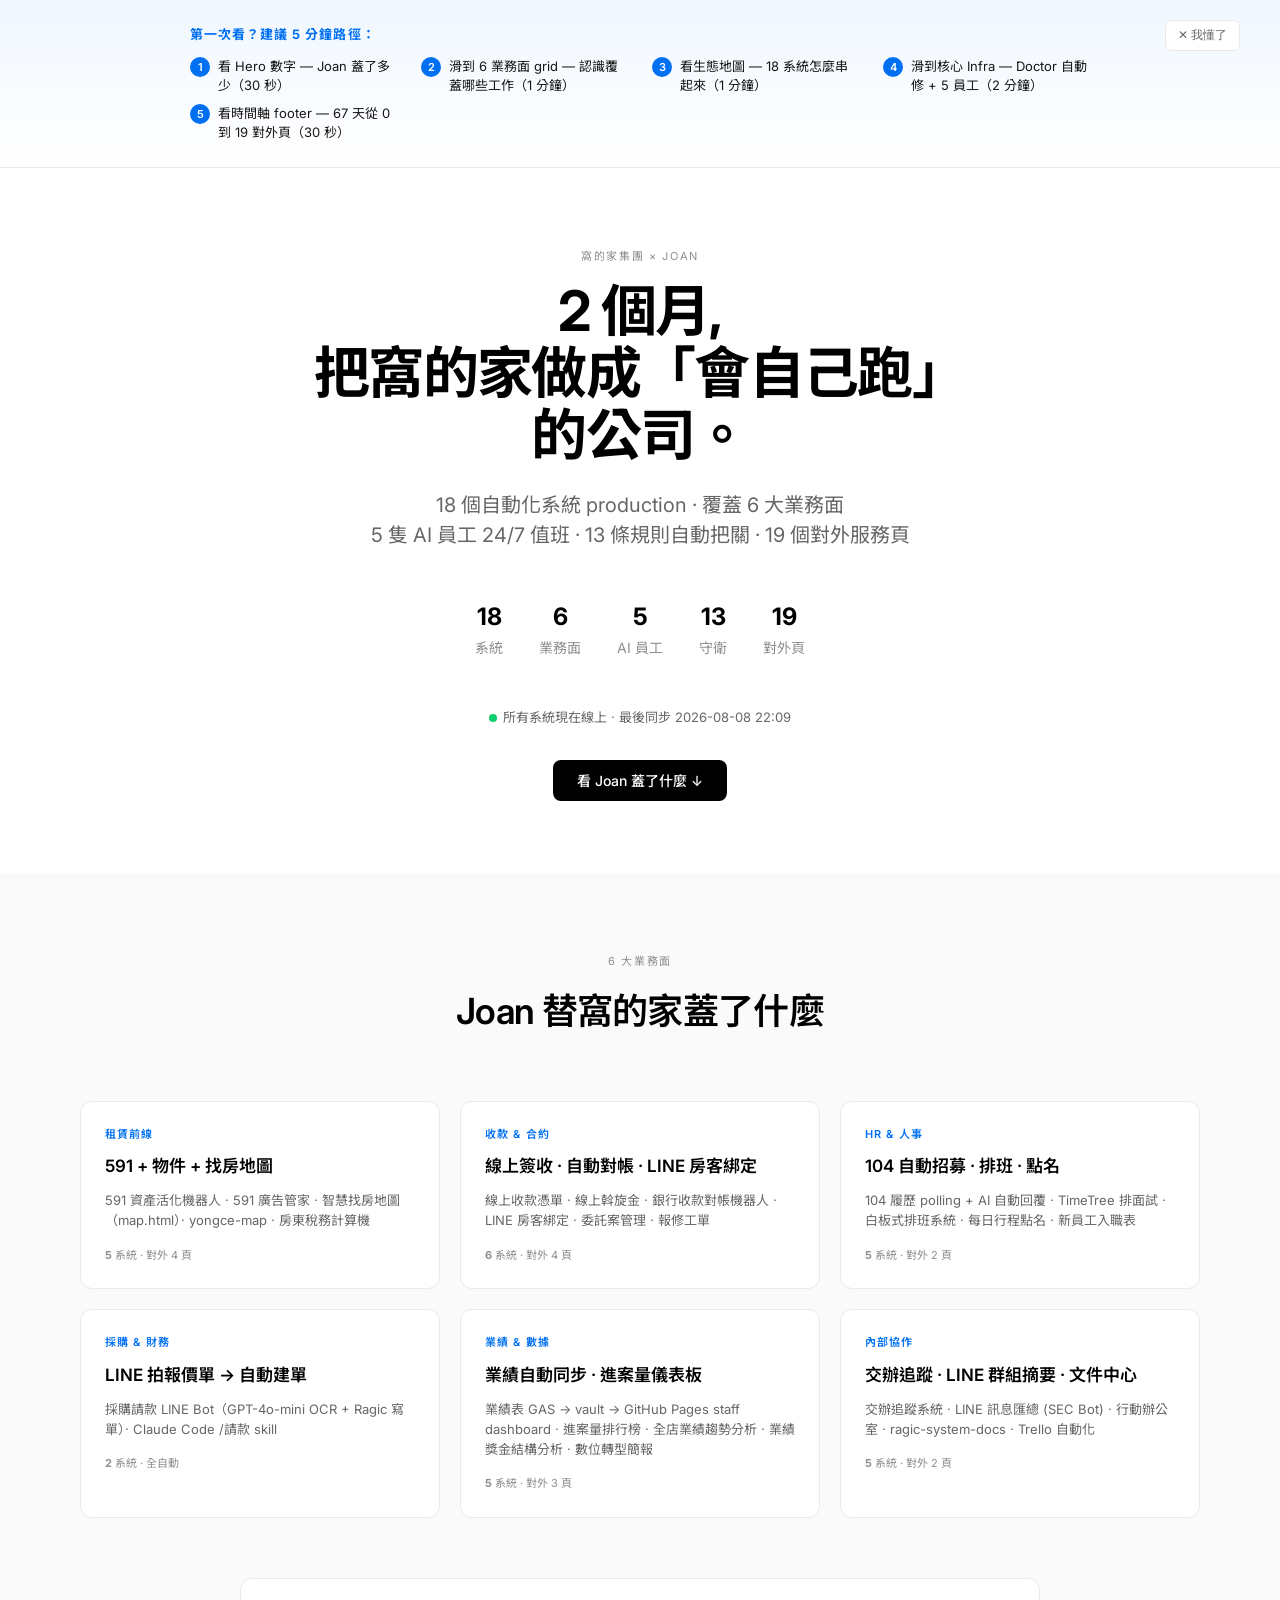
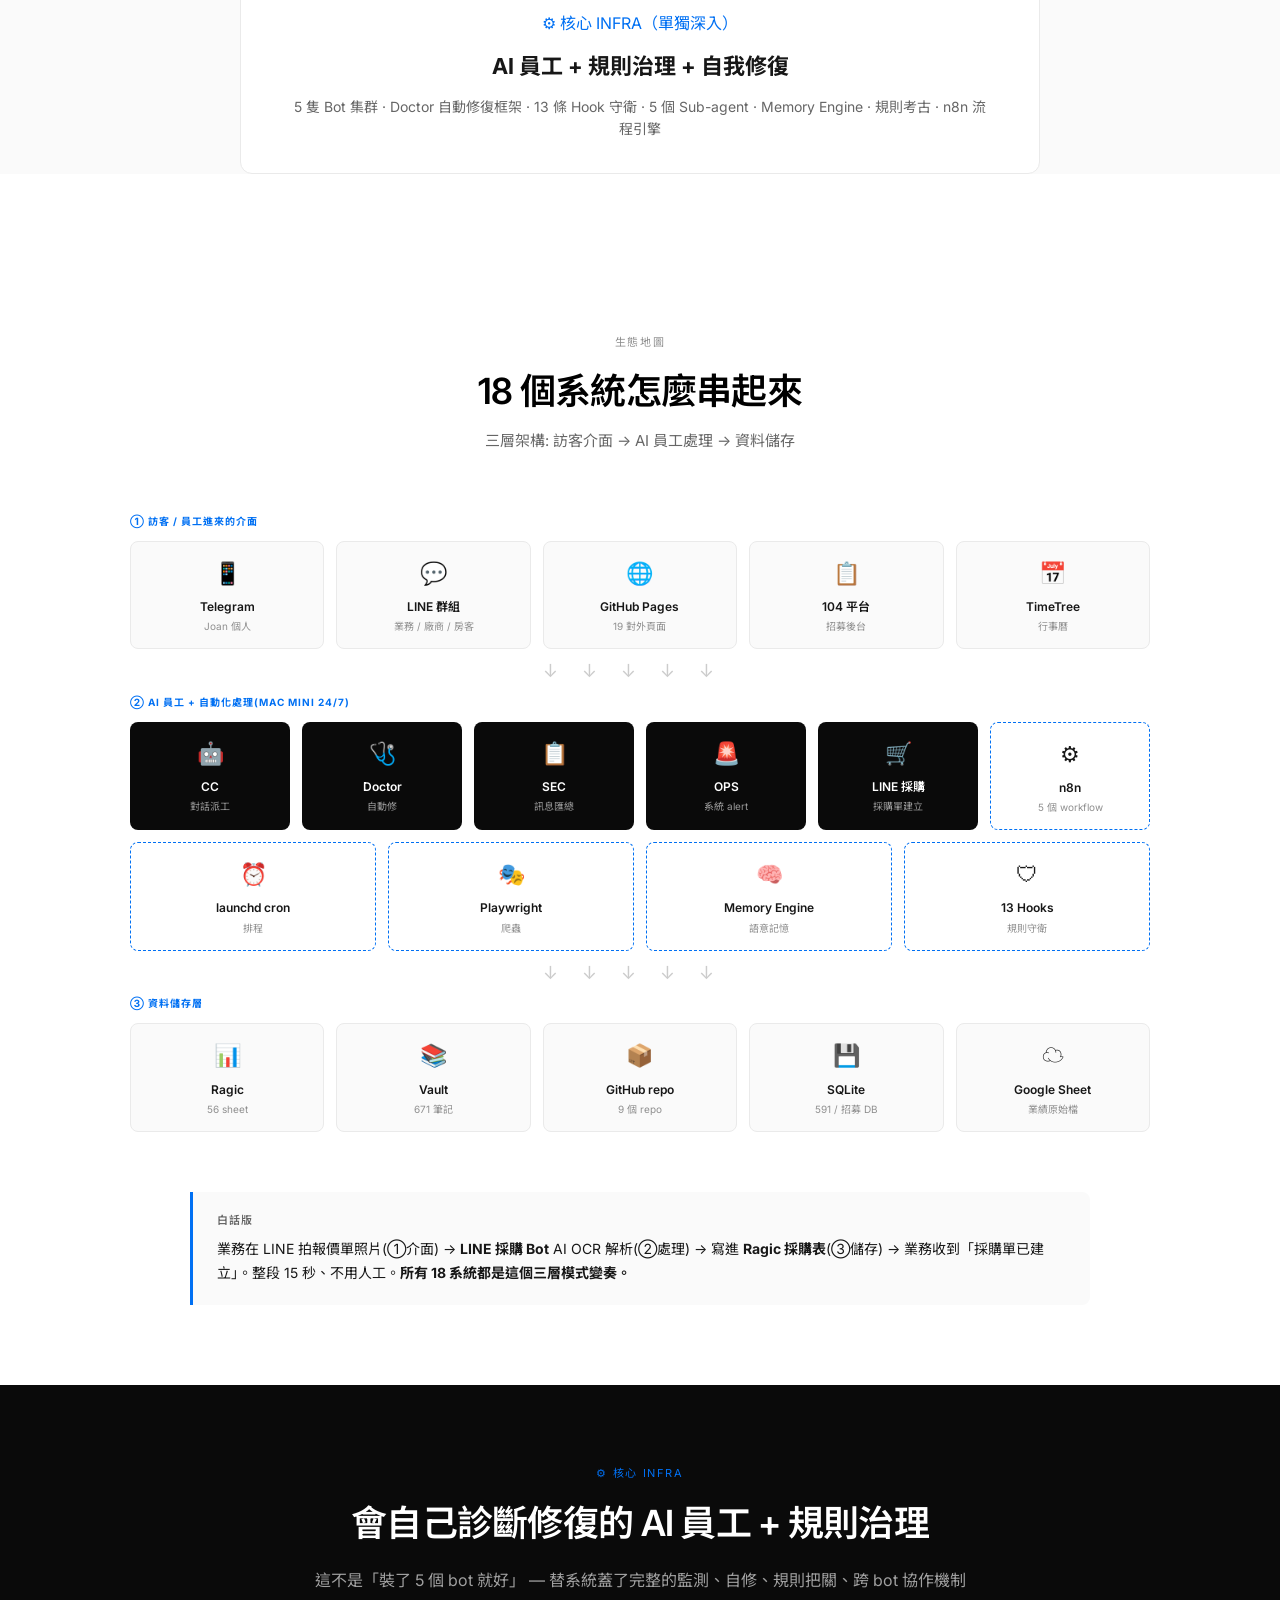
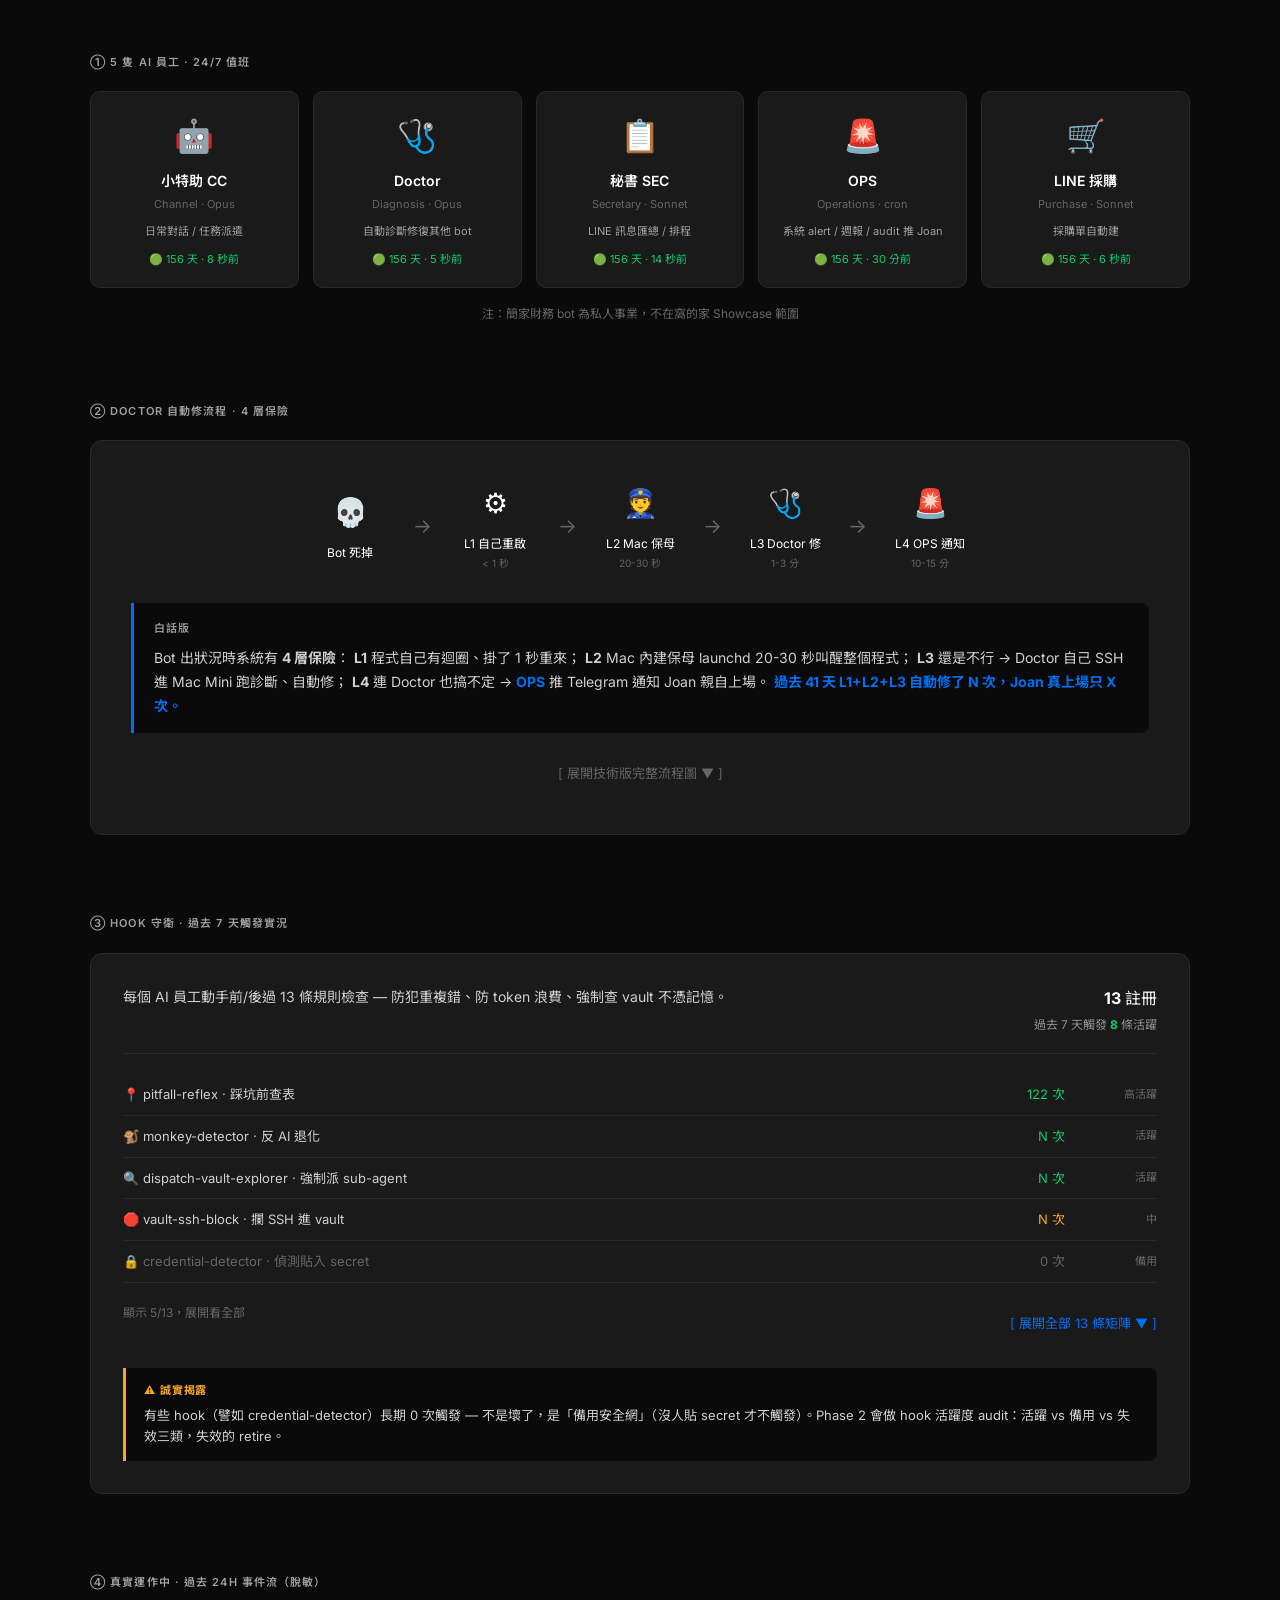
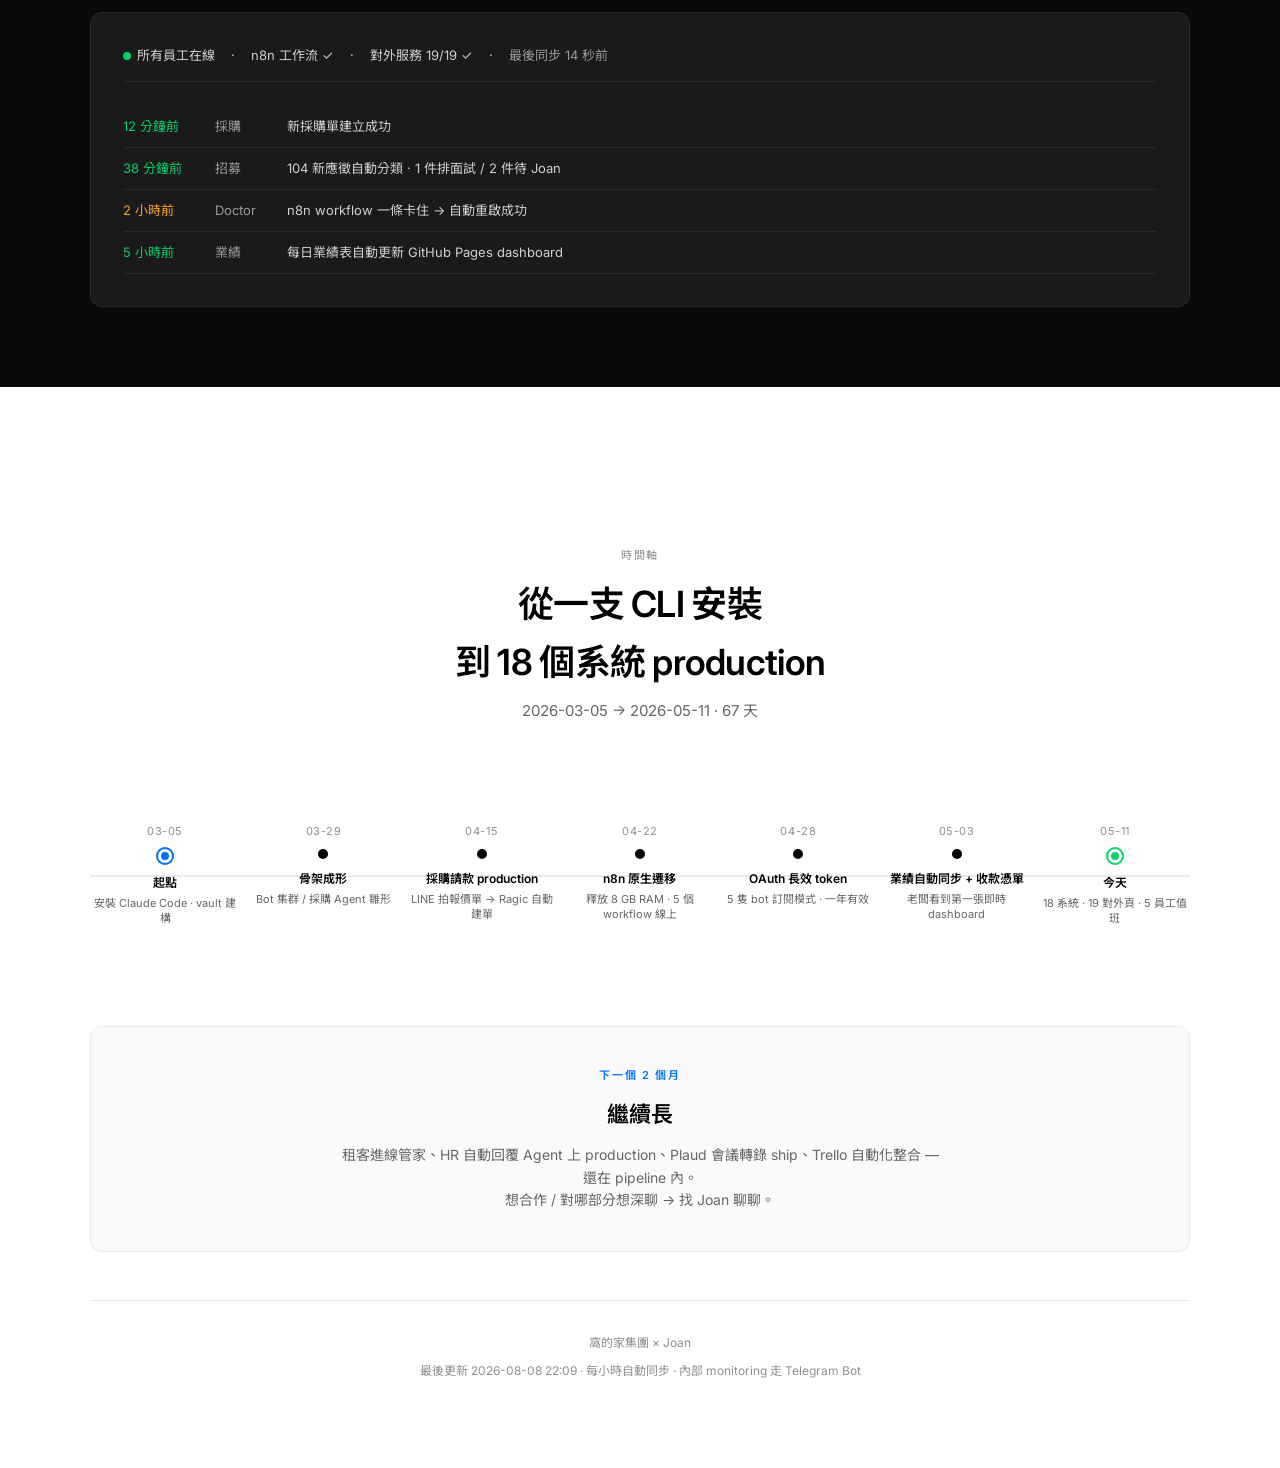
<file: index.html>
<!DOCTYPE html>
<html lang="zh-Hant">
<head>
  <meta charset="UTF-8" />
  <meta name="viewport" content="width=device-width, initial-scale=1.0" />
  <title>窩的家 × Joan — 2 個月把窩的家做成會自己跑的公司</title>
  <link rel="preconnect" href="https://fonts.googleapis.com" />
  <link rel="preconnect" href="https://fonts.gstatic.com" crossorigin />
  <link
    href="https://fonts.googleapis.com/css2?family=Inter:wght@400;500;600;700&family=Noto+Sans+TC:wght@400;500;700&display=swap"
    rel="stylesheet"
  />
  <link rel="stylesheet" href="assets/style.css" />
</head>
<body>

  <!-- ======================================================
       Onboarding Banner — 訪客 5 分鐘路徑引導
       ====================================================== -->
  <div class="onboarding-banner" id="onboarding-banner">
    <div class="onboarding-content">
      <strong>第一次看？建議 5 分鐘路徑：</strong>
      <ol>
        <li>看 Hero 數字 — Joan 蓋了多少（30 秒）</li>
        <li>滑到 6 業務面 grid — 認識覆蓋哪些工作（1 分鐘）</li>
        <li>看生態地圖 — 18 系統怎麼串起來（1 分鐘）</li>
        <li>滑到核心 Infra — Doctor 自動修 + 5 員工（2 分鐘）</li>
        <li>看時間軸 footer — 67 天從 0 到 19 對外頁（30 秒）</li>
      </ol>
      <button class="onboarding-dismiss" id="onboarding-dismiss" aria-label="關閉">✕ 我懂了</button>
    </div>
  </div>

  <!-- ======================================================
       Section 1: Hero — 敘事開場
       ====================================================== -->
  <section id="hero">
    <div class="hero">
      <div class="kicker">窩的家集團 × Joan</div>
      <h1>2 個月,<br/>把窩的家做成「會自己跑」的公司。</h1>
      <p class="lead">
        18 個自動化系統 production · 覆蓋 6 大業務面<br/>
        5 隻 AI 員工 24/7 值班 · 13 條規則自動把關 · 19 個對外服務頁
      </p>
      <div class="hero-stats">
        <span><strong>18</strong> 系統</span>
        <span><strong>6</strong> 業務面</span>
        <span><strong>5</strong> AI 員工</span>
        <span><strong>13</strong> 守衛</span>
        <span><strong>19</strong> 對外頁</span>
      </div>
      <div class="hero-status" id="hero-status">
        <span class="dot dot-green"></span>所有系統現在線上 · 最後同步 <span id="last-sync">--</span>
      </div>
      <a href="#business-grid" class="cta-primary">看 Joan 蓋了什麼 ↓</a>
    </div>
  </section>

  <!-- ======================================================
       Section 2: Business Grid — 18 套系統分類展示
       ====================================================== -->
  <section id="business-grid" class="bg-gray-50">
    <div class="section-header">
      <div class="kicker">6 大業務面</div>
      <h2>Joan 替窩的家蓋了什麼</h2>
    </div>
    <div class="grid-3col">

      <a href="pages/rental.html" class="biz-card">
        <div class="biz-label">租賃前線</div>
        <h3>591 + 物件 + 找房地圖</h3>
        <p>591 資產活化機器人 · 591 廣告管家 · 智慧找房地圖（map.html）· yongce-map · 房東稅務計算機</p>
        <div class="biz-meta"><strong>5</strong> 系統 · 對外 4 頁</div>
      </a>

      <a href="pages/payment.html" class="biz-card">
        <div class="biz-label">收款 &amp; 合約</div>
        <h3>線上簽收 · 自動對帳 · LINE 房客綁定</h3>
        <p>線上收款憑單 · 線上斡旋金 · 銀行收款對帳機器人 · LINE 房客綁定 · 委託案管理 · 報修工單</p>
        <div class="biz-meta"><strong>6</strong> 系統 · 對外 4 頁</div>
      </a>

      <a href="pages/hr.html" class="biz-card">
        <div class="biz-label">HR &amp; 人事</div>
        <h3>104 自動招募 · 排班 · 點名</h3>
        <p>104 履歷 polling + AI 自動回覆 · TimeTree 排面試 · 白板式排班系統 · 每日行程點名 · 新員工入職表</p>
        <div class="biz-meta"><strong>5</strong> 系統 · 對外 2 頁</div>
      </a>

      <a href="pages/purchase.html" class="biz-card">
        <div class="biz-label">採購 &amp; 財務</div>
        <h3>LINE 拍報價單 → 自動建單</h3>
        <p>採購請款 LINE Bot（GPT-4o-mini OCR + Ragic 寫單）· Claude Code /請款 skill</p>
        <div class="biz-meta"><strong>2</strong> 系統 · 全自動</div>
      </a>

      <a href="pages/performance.html" class="biz-card">
        <div class="biz-label">業績 &amp; 數據</div>
        <h3>業績自動同步 · 進案量儀表板</h3>
        <p>業績表 GAS → vault → GitHub Pages staff dashboard · 進案量排行榜 · 全店業績趨勢分析 · 業績獎金結構分析 · 數位轉型簡報</p>
        <div class="biz-meta"><strong>5</strong> 系統 · 對外 3 頁</div>
      </a>

      <a href="pages/collab.html" class="biz-card">
        <div class="biz-label">內部協作</div>
        <h3>交辦追蹤 · LINE 群組摘要 · 文件中心</h3>
        <p>交辦追蹤系統 · LINE 訊息匯總 (SEC Bot) · 行動辦公室 · ragic-system-docs · Trello 自動化</p>
        <div class="biz-meta"><strong>5</strong> 系統 · 對外 2 頁</div>
      </a>

    </div>

    <div class="infra-callout">
      <div class="kicker accent">⚙ 核心 INFRA（單獨深入）</div>
      <h3>AI 員工 + 規則治理 + 自我修復</h3>
      <p>5 隻 Bot 集群 · Doctor 自動修復框架 · 13 條 Hook 守衛 · 5 個 Sub-agent · Memory Engine · 規則考古 · n8n 流程引擎</p>
    </div>
  </section>

  <!-- ======================================================
       Section 3: Ecosystem Map — 系統串接關係圖
       ====================================================== -->
  <section id="ecosystem-map">
    <div class="section-header">
      <div class="kicker">生態地圖</div>
      <h2>18 個系統怎麼串起來</h2>
      <p class="section-sub">三層架構: 訪客介面 → AI 員工處理 → 資料儲存</p>
    </div>

    <div class="ecosys-layer">
      <div class="layer-label">① 訪客 / 員工進來的介面</div>
      <div class="grid-5col">
        <div class="node light"><div class="icon">📱</div><div class="name">Telegram</div><div class="desc">Joan 個人</div></div>
        <div class="node light"><div class="icon">💬</div><div class="name">LINE 群組</div><div class="desc">業務 / 廠商 / 房客</div></div>
        <div class="node light"><div class="icon">🌐</div><div class="name">GitHub Pages</div><div class="desc">19 對外頁面</div></div>
        <div class="node light"><div class="icon">📋</div><div class="name">104 平台</div><div class="desc">招募後台</div></div>
        <div class="node light"><div class="icon">📅</div><div class="name">TimeTree</div><div class="desc">行事曆</div></div>
      </div>
    </div>

    <div class="layer-arrow">↓↓↓↓↓</div>

    <div class="ecosys-layer">
      <div class="layer-label">② AI 員工 + 自動化處理(Mac Mini 24/7)</div>
      <div class="grid-6col">
        <div class="node dark"><div class="icon">🤖</div><div class="name">CC</div><div class="desc">對話派工</div></div>
        <div class="node dark"><div class="icon">🩺</div><div class="name">Doctor</div><div class="desc">自動修</div></div>
        <div class="node dark"><div class="icon">📋</div><div class="name">SEC</div><div class="desc">訊息匯總</div></div>
        <div class="node dark"><div class="icon">🚨</div><div class="name">OPS</div><div class="desc">系統 alert</div></div>
        <div class="node dark"><div class="icon">🛒</div><div class="name">LINE 採購</div><div class="desc">採購單建立</div></div>
        <div class="node dashed"><div class="icon">⚙</div><div class="name">n8n</div><div class="desc">5 個 workflow</div></div>
      </div>
      <div class="grid-4col" style="margin-top:12px">
        <div class="node dashed"><div class="icon">⏰</div><div class="name">launchd cron</div><div class="desc">排程</div></div>
        <div class="node dashed"><div class="icon">🎭</div><div class="name">Playwright</div><div class="desc">爬蟲</div></div>
        <div class="node dashed"><div class="icon">🧠</div><div class="name">Memory Engine</div><div class="desc">語意記憶</div></div>
        <div class="node dashed"><div class="icon">🛡</div><div class="name">13 Hooks</div><div class="desc">規則守衛</div></div>
      </div>
    </div>

    <div class="layer-arrow">↓↓↓↓↓</div>

    <div class="ecosys-layer">
      <div class="layer-label">③ 資料儲存層</div>
      <div class="grid-5col">
        <div class="node light"><div class="icon">📊</div><div class="name">Ragic</div><div class="desc">56 sheet</div></div>
        <div class="node light"><div class="icon">📚</div><div class="name">Vault</div><div class="desc">671 筆記</div></div>
        <div class="node light"><div class="icon">📦</div><div class="name">GitHub repo</div><div class="desc">9 個 repo</div></div>
        <div class="node light"><div class="icon">💾</div><div class="name">SQLite</div><div class="desc">591 / 招募 DB</div></div>
        <div class="node light"><div class="icon">☁</div><div class="name">Google Sheet</div><div class="desc">業績原始檔</div></div>
      </div>
    </div>

    <div class="example-callout">
      <div class="kicker">白話版</div>
      <p>業務在 LINE 拍報價單照片(①介面) → <strong>LINE 採購 Bot</strong> AI OCR 解析(②處理) → 寫進 <strong>Ragic 採購表</strong>(③儲存) → 業務收到「採購單已建立」。整段 15 秒、不用人工。<strong>所有 18 系統都是這個三層模式變奏。</strong></p>
    </div>
  </section>

  <!-- ======================================================
       Section 4: Core Infrastructure — 底層基礎設施說明
       ====================================================== -->
  <section id="core-infra" class="core-infra">
    <div class="infra-section-header">
      <div class="kicker infra-kicker">⚙ 核心 INFRA</div>
      <h2 class="infra-title">會自己診斷修復的 AI 員工 + 規則治理</h2>
      <p class="infra-subtitle">這不是「裝了 5 個 bot 就好」 — 替系統蓋了完整的監測、自修、規則把關、跨 bot 協作機制</p>
    </div>

    <!-- ① 5 隻 AI 員工 · 24/7 值班 -->
    <div class="infra-block">
      <div class="infra-block-label">① 5 隻 AI 員工 · 24/7 值班</div>
      <div class="worker-grid">

        <div class="worker-card" data-worker="CC">
          <div class="worker-emoji">🤖</div>
          <div class="worker-name">小特助 CC</div>
          <div class="worker-role">Channel · Opus</div>
          <div class="worker-desc">日常對話 / 任務派遣</div>
          <div class="heartbeat">🟢 41 天 · 8 秒前</div>
        </div>

        <div class="worker-card" data-worker="Doctor">
          <div class="worker-emoji">🩺</div>
          <div class="worker-name">Doctor</div>
          <div class="worker-role">Diagnosis · Opus</div>
          <div class="worker-desc">自動診斷修復其他 bot</div>
          <div class="heartbeat">🟢 41 天 · 5 秒前</div>
        </div>

        <div class="worker-card" data-worker="SEC">
          <div class="worker-emoji">📋</div>
          <div class="worker-name">秘書 SEC</div>
          <div class="worker-role">Secretary · Sonnet</div>
          <div class="worker-desc">LINE 訊息匯總 / 排程</div>
          <div class="heartbeat">🟢 41 天 · 14 秒前</div>
        </div>

        <div class="worker-card" data-worker="OPS">
          <div class="worker-emoji">🚨</div>
          <div class="worker-name">OPS</div>
          <div class="worker-role">Operations · cron</div>
          <div class="worker-desc">系統 alert / 週報 / audit 推 Joan</div>
          <div class="heartbeat">🟢 41 天 · 30 分前</div>
        </div>

        <div class="worker-card" data-worker="LINE 採購">
          <div class="worker-emoji">🛒</div>
          <div class="worker-name">LINE 採購</div>
          <div class="worker-role">Purchase · Sonnet</div>
          <div class="worker-desc">採購單自動建</div>
          <div class="heartbeat">🟢 41 天 · 6 秒前</div>
        </div>

      </div>
      <div class="worker-note">注：簡家財務 bot 為私人事業，不在窩的家 Showcase 範圍</div>
    </div>

    <!-- ② Doctor 自動修流程 · 4 層保險 -->
    <div class="infra-block">
      <div class="infra-block-label">② Doctor 自動修流程 · 4 層保險</div>
      <div class="doctor-flow">
        <div class="doctor-flow-steps">

          <div class="flow-step">
            <div class="flow-icon">💀</div>
            <div class="flow-name">Bot 死掉</div>
          </div>
          <div class="flow-arrow">→</div>
          <div class="flow-step">
            <div class="flow-icon">⚙</div>
            <div class="flow-name">L1 自己重啟</div>
            <div class="flow-time">&lt; 1 秒</div>
          </div>
          <div class="flow-arrow">→</div>
          <div class="flow-step">
            <div class="flow-icon">👮</div>
            <div class="flow-name">L2 Mac 保母</div>
            <div class="flow-time">20-30 秒</div>
          </div>
          <div class="flow-arrow">→</div>
          <div class="flow-step">
            <div class="flow-icon">🩺</div>
            <div class="flow-name">L3 Doctor 修</div>
            <div class="flow-time">1-3 分</div>
          </div>
          <div class="flow-arrow">→</div>
          <div class="flow-step">
            <div class="flow-icon">🚨</div>
            <div class="flow-name">L4 OPS 通知</div>
            <div class="flow-time">10-15 分</div>
          </div>

        </div>

        <div class="doctor-callout">
          <div class="callout-label">白話版</div>
          Bot 出狀況時系統有 <strong>4 層保險</strong>：
          <strong>L1</strong> 程式自己有迴圈、掛了 1 秒重來；
          <strong>L2</strong> Mac 內建保母 launchd 20-30 秒叫醒整個程式；
          <strong>L3</strong> 還是不行 → Doctor 自己 SSH 進 Mac Mini 跑診斷、自動修；
          <strong>L4</strong> 連 Doctor 也搞不定 → <strong class="accent-text">OPS</strong> 推 Telegram 通知 Joan 親自上場。
          <strong class="accent-text">過去 41 天 L1+L2+L3 自動修了 N 次，Joan 真上場只 X 次。</strong>
        </div>

        <div class="expand-hint" data-toggle="doctor-detail">[ 展開技術版完整流程圖 ▼ ]</div>
        <div id="doctor-detail" class="expand-content" hidden>
          <h4 style="color:white; font-size:14px; margin-bottom:16px;">技術版細節</h4>
          <ul style="color:#d0d0d0; font-size:13px; line-height:1.8; padding-left:20px;">
            <li><strong>L1 程式自我重啟</strong>：每隻 Bot run-session.sh while-loop，claude exit/error → 自動 respawn（&lt; 1 秒）</li>
            <li><strong>L2 launchd KeepAlive</strong>：~/Library/LaunchAgents/com.claude.&lt;bot&gt;.plist + supervisor wrapper，bash 死 20-30 秒被叫醒</li>
            <li><strong>L3 Doctor 自動修復框架</strong>：HTTP /inject endpoint → Doctor Agent SSH 進 Mac Mini → 跑診斷 SOP → 嘗試自修（重啟服務 / 更新 token / 清 cache）</li>
            <li><strong>L4 OPS 推送</strong>：Doctor 修不好 → OPS cron 偵測 → Telegram 推 Joan「請親自處理 + SOP 連結」</li>
          </ul>
          <p style="color:#999; font-size:12px; margin-top:16px;">技術筆記：[[Doctor 自動修復框架]]、[[Claude_Bot集群架構]]、[[launchd_KeepAlive_踩坑筆記]]</p>
        </div>
      </div>
    </div>

    <!-- ③ Hook 守衛 · 過去 7 天觸發實況 -->
    <div class="infra-block">
      <div class="infra-block-label">③ Hook 守衛 · 過去 7 天觸發實況</div>
      <div class="hook-section">

        <div class="hook-section-top">
          <p class="hook-desc">每個 AI 員工動手前/後過 13 條規則檢查 — 防犯重複錯、防 token 浪費、強制查 vault 不憑記憶。</p>
          <div class="hook-count-box" id="hook-summary">
            <div class="hook-count-num">13</div>
            <div class="hook-count-label">註冊</div>
            <div class="hook-count-sub">過去 7 天觸發 <strong class="success-text">N</strong> 次</div>
          </div>
        </div>

        <div class="hook-list">
          <div class="hook-row">
            <span class="hook-name">📍 pitfall-reflex · 踩坑前查表</span>
            <span class="hook-hits success-text">122 次</span>
            <span class="hook-level">高活躍</span>
          </div>
          <div class="hook-row">
            <span class="hook-name">🐒 monkey-detector · 反 AI 退化</span>
            <span class="hook-hits success-text">N 次</span>
            <span class="hook-level">活躍</span>
          </div>
          <div class="hook-row">
            <span class="hook-name">🔍 dispatch-vault-explorer · 強制派 sub-agent</span>
            <span class="hook-hits success-text">N 次</span>
            <span class="hook-level">活躍</span>
          </div>
          <div class="hook-row">
            <span class="hook-name">🛑 vault-ssh-block · 攔 SSH 進 vault</span>
            <span class="hook-hits warning-text">N 次</span>
            <span class="hook-level">中</span>
          </div>
          <div class="hook-row hook-row-dim">
            <span class="hook-name">🔒 credential-detector · 偵測貼入 secret</span>
            <span class="hook-hits">0 次</span>
            <span class="hook-level">備用</span>
          </div>
        </div>

        <div class="hook-footer">
          <span>顯示 5/13，展開看全部</span>
          <span class="expand-hint">[ 展開全部 13 條矩陣 ▼ ]</span>
        </div>

        <div class="hook-warning">
          <strong class="warning-label">⚠ 誠實揭露</strong>
          有些 hook（譬如 credential-detector）長期 0 次觸發 — 不是壞了，是「備用安全網」（沒人貼 secret 才不觸發）。Phase 2 會做 hook 活躍度 audit：活躍 vs 備用 vs 失效三類，失效的 retire。
        </div>

      </div>
    </div>

    <!-- ④ 真實運作中 · 過去 24h 事件流（脫敏） -->
    <div class="infra-block infra-block-last">
      <div class="infra-block-label">④ 真實運作中 · 過去 24h 事件流（脫敏）</div>
      <div class="heartbeat-section">

        <div class="heartbeat-status-bar">
          <span><span class="dot dot-green"></span>所有員工在線</span>
          <span>·</span>
          <span>n8n 工作流 ✓</span>
          <span>·</span>
          <span>對外服務 19/19 ✓</span>
          <span>·</span>
          <span class="muted-text">最後同步 14 秒前</span>
        </div>

        <div class="event-list" id="events-feed">
          <!-- JS will populate from snapshot.json; fallback static rows shown until fetch -->
          <div class="event-row">
            <span class="event-time success-text">12 分鐘前</span>
            <span class="event-source">採購</span>
            <span class="event-desc">新採購單建立成功</span>
          </div>
          <div class="event-row">
            <span class="event-time success-text">38 分鐘前</span>
            <span class="event-source">招募</span>
            <span class="event-desc">104 新應徵自動分類 · 1 件排面試 / 2 件待 Joan</span>
          </div>
          <div class="event-row">
            <span class="event-time warning-text">2 小時前</span>
            <span class="event-source">Doctor</span>
            <span class="event-desc">n8n workflow 一條卡住 → 自動重啟成功</span>
          </div>
          <div class="event-row event-row-last">
            <span class="event-time success-text">5 小時前</span>
            <span class="event-source">業績</span>
            <span class="event-desc">每日業績表自動更新 GitHub Pages dashboard</span>
          </div>
        </div>

      </div>
    </div>

  </section>

  <!-- ======================================================
       Section 5: Timeline + Footer — 時間軸與頁尾
       ====================================================== -->
  <section id="timeline-footer">
    <div class="timeline-wrap">
      <div class="section-header">
        <div class="kicker">時間軸</div>
        <h2>從一支 CLI 安裝<br/>到 18 個系統 production</h2>
        <p class="section-sub">2026-03-05 → 2026-05-11 · 67 天</p>
      </div>

      <div class="timeline-track">
        <div class="timeline-line"></div>
        <div class="timeline-nodes">
          <div class="timeline-node">
            <div class="timeline-date">03-05</div>
            <div class="timeline-dot start"></div>
            <div class="timeline-title">起點</div>
            <div class="timeline-desc">安裝 Claude Code · vault 建構</div>
          </div>
          <div class="timeline-node">
            <div class="timeline-date">03-29</div>
            <div class="timeline-dot"></div>
            <div class="timeline-title">骨架成形</div>
            <div class="timeline-desc">Bot 集群 / 採購 Agent 雛形</div>
          </div>
          <div class="timeline-node">
            <div class="timeline-date">04-15</div>
            <div class="timeline-dot"></div>
            <div class="timeline-title">採購請款 production</div>
            <div class="timeline-desc">LINE 拍報價單 → Ragic 自動建單</div>
          </div>
          <div class="timeline-node">
            <div class="timeline-date">04-22</div>
            <div class="timeline-dot"></div>
            <div class="timeline-title">n8n 原生遷移</div>
            <div class="timeline-desc">釋放 8 GB RAM · 5 個 workflow 線上</div>
          </div>
          <div class="timeline-node">
            <div class="timeline-date">04-28</div>
            <div class="timeline-dot"></div>
            <div class="timeline-title">OAuth 長效 token</div>
            <div class="timeline-desc">5 隻 bot 訂閱模式 · 一年有效</div>
          </div>
          <div class="timeline-node">
            <div class="timeline-date">05-03</div>
            <div class="timeline-dot"></div>
            <div class="timeline-title">業績自動同步 + 收款憑單</div>
            <div class="timeline-desc">老闆看到第一張即時 dashboard</div>
          </div>
          <div class="timeline-node">
            <div class="timeline-date">05-11</div>
            <div class="timeline-dot today"></div>
            <div class="timeline-title">今天</div>
            <div class="timeline-desc">18 系統 · 19 對外頁 · 5 員工值班</div>
          </div>
        </div>
      </div>

      <div class="next-callout">
        <div class="kicker accent">下一個 2 個月</div>
        <h3>繼續長</h3>
        <p>租客進線管家、HR 自動回覆 Agent 上 production、Plaud 會議轉錄 ship、Trello 自動化整合 — 還在 pipeline 內。<br/>想合作 / 對哪部分想深聊 → 找 Joan 聊聊。</p>
      </div>

      <div class="footer">
        <div>窩的家集團 × Joan</div>
        <div>最後更新 <span id="last-update">--</span> · 每小時自動同步 · 內部 monitoring 走 Telegram Bot</div>
      </div>
    </div>
  </section>

  <script src="assets/app.js" defer></script>
</body>
</html>
</file>
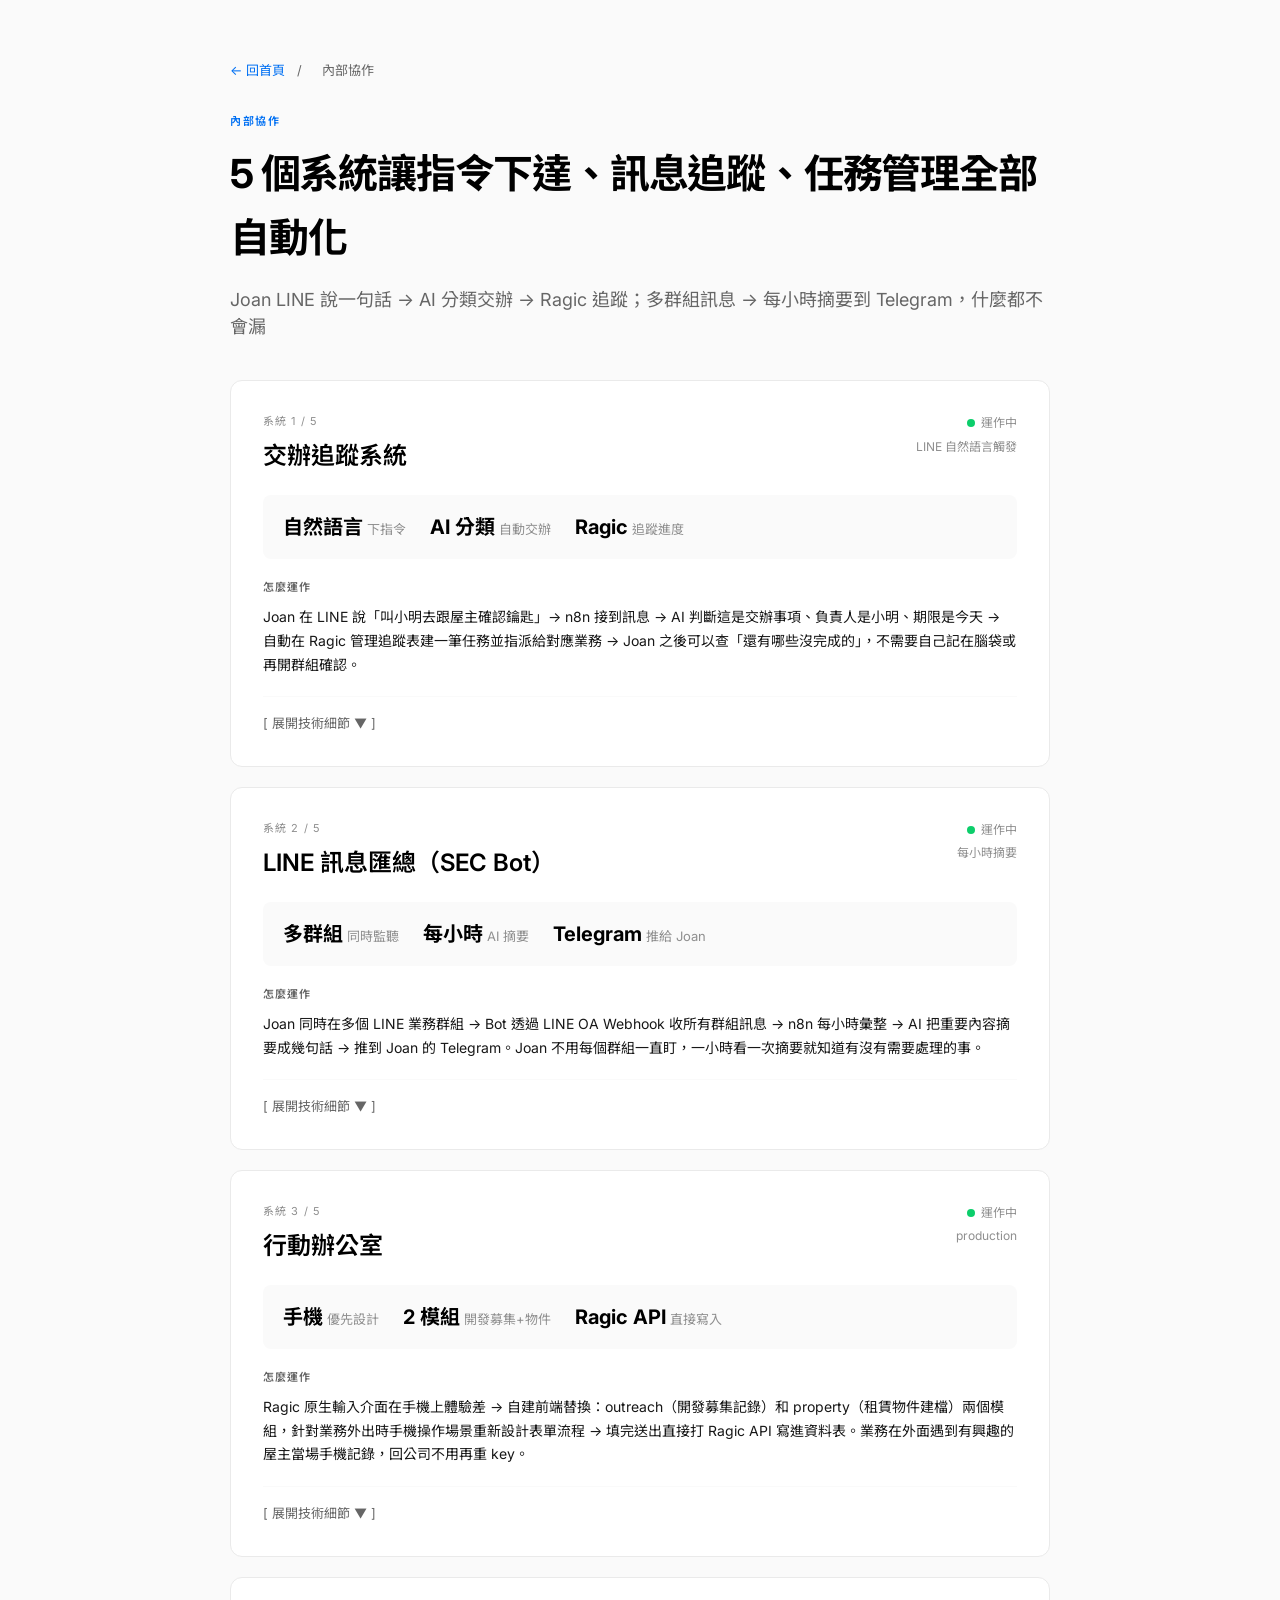
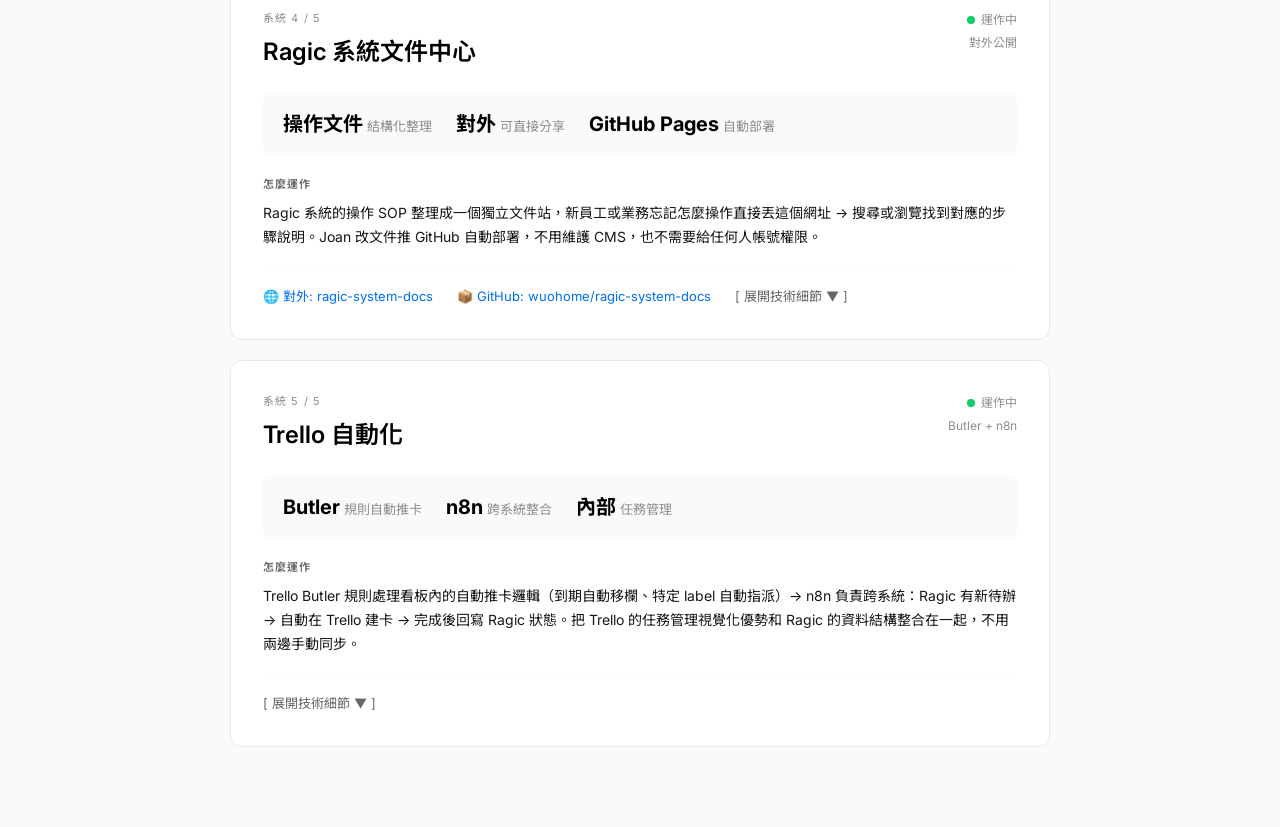
<file: pages/collab.html>
<!DOCTYPE html>
<html lang="zh-Hant">
<head>
  <meta charset="UTF-8">
  <meta name="viewport" content="width=device-width, initial-scale=1.0">
  <title>內部協作 — 窩的家自動化作品集</title>
  <link rel="preconnect" href="https://fonts.googleapis.com">
  <link rel="preconnect" href="https://fonts.gstatic.com" crossorigin>
  <link href="https://fonts.googleapis.com/css2?family=Inter:wght@400;500;600;700&family=Noto+Sans+TC:wght@400;500;700&display=swap" rel="stylesheet">
  <link rel="stylesheet" href="../assets/style.css">
</head>
<body class="bg-gray-50">
  <main class="detail-page">
    <div class="breadcrumb">
      <a href="../index.html">← 回首頁</a>
      <span>/</span>
      <span>內部協作</span>
    </div>

    <header class="detail-header-section">
      <div class="kicker accent">內部協作</div>
      <h1>5 個系統讓指令下達、訊息追蹤、任務管理全部自動化</h1>
      <p class="lead">Joan LINE 說一句話 → AI 分類交辦 → Ragic 追蹤；多群組訊息 → 每小時摘要到 Telegram，什麼都不會漏</p>
    </header>

    <!-- 系統卡片 1：交辦追蹤系統 -->
    <article class="detail-card">
      <div class="detail-header">
        <div>
          <div class="detail-counter">系統 1 / 5</div>
          <h2>交辦追蹤系統</h2>
        </div>
        <div class="detail-status">
          <div><span class="dot dot-green"></span>運作中</div>
          <div class="detail-uptime">LINE 自然語言觸發</div>
        </div>
      </div>
      <div class="detail-stats">
        <div><strong>自然語言</strong> <span>下指令</span></div>
        <div><strong>AI 分類</strong> <span>自動交辦</span></div>
        <div><strong>Ragic</strong> <span>追蹤進度</span></div>
      </div>
      <div class="detail-narrative-block">
        <div class="kicker">怎麼運作</div>
        <p>Joan 在 LINE 說「叫小明去跟屋主確認鑰匙」→ n8n 接到訊息 → AI 判斷這是交辦事項、負責人是小明、期限是今天 → 自動在 Ragic 管理追蹤表建一筆任務並指派給對應業務 → Joan 之後可以查「還有哪些沒完成的」，不需要自己記在腦袋或再開群組確認。</p>
      </div>
      <div class="detail-links">
        <a href="#" class="detail-toggle">[ 展開技術細節 ▼ ]</a>
      </div>
    </article>

    <!-- 系統卡片 2：LINE 訊息匯總 SEC Bot -->
    <article class="detail-card">
      <div class="detail-header">
        <div>
          <div class="detail-counter">系統 2 / 5</div>
          <h2>LINE 訊息匯總（SEC Bot）</h2>
        </div>
        <div class="detail-status">
          <div><span class="dot dot-green"></span>運作中</div>
          <div class="detail-uptime">每小時摘要</div>
        </div>
      </div>
      <div class="detail-stats">
        <div><strong>多群組</strong> <span>同時監聽</span></div>
        <div><strong>每小時</strong> <span>AI 摘要</span></div>
        <div><strong>Telegram</strong> <span>推給 Joan</span></div>
      </div>
      <div class="detail-narrative-block">
        <div class="kicker">怎麼運作</div>
        <p>Joan 同時在多個 LINE 業務群組 → Bot 透過 LINE OA Webhook 收所有群組訊息 → n8n 每小時彙整 → AI 把重要內容摘要成幾句話 → 推到 Joan 的 Telegram。Joan 不用每個群組一直盯，一小時看一次摘要就知道有沒有需要處理的事。</p>
      </div>
      <div class="detail-links">
        <a href="#" class="detail-toggle">[ 展開技術細節 ▼ ]</a>
      </div>
    </article>

    <!-- 系統卡片 3：行動辦公室 -->
    <article class="detail-card">
      <div class="detail-header">
        <div>
          <div class="detail-counter">系統 3 / 5</div>
          <h2>行動辦公室</h2>
        </div>
        <div class="detail-status">
          <div><span class="dot dot-green"></span>運作中</div>
          <div class="detail-uptime">production</div>
        </div>
      </div>
      <div class="detail-stats">
        <div><strong>手機</strong> <span>優先設計</span></div>
        <div><strong>2 模組</strong> <span>開發募集+物件</span></div>
        <div><strong>Ragic API</strong> <span>直接寫入</span></div>
      </div>
      <div class="detail-narrative-block">
        <div class="kicker">怎麼運作</div>
        <p>Ragic 原生輸入介面在手機上體驗差 → 自建前端替換：outreach（開發募集記錄）和 property（租賃物件建檔）兩個模組，針對業務外出時手機操作場景重新設計表單流程 → 填完送出直接打 Ragic API 寫進資料表。業務在外面遇到有興趣的屋主當場手機記錄，回公司不用再重 key。</p>
      </div>
      <div class="detail-links">
        <a href="#" class="detail-toggle">[ 展開技術細節 ▼ ]</a>
      </div>
    </article>

    <!-- 系統卡片 4：ragic-system-docs 文件中心 -->
    <article class="detail-card">
      <div class="detail-header">
        <div>
          <div class="detail-counter">系統 4 / 5</div>
          <h2>Ragic 系統文件中心</h2>
        </div>
        <div class="detail-status">
          <div><span class="dot dot-green"></span>運作中</div>
          <div class="detail-uptime">對外公開</div>
        </div>
      </div>
      <div class="detail-stats">
        <div><strong>操作文件</strong> <span>結構化整理</span></div>
        <div><strong>對外</strong> <span>可直接分享</span></div>
        <div><strong>GitHub Pages</strong> <span>自動部署</span></div>
      </div>
      <div class="detail-narrative-block">
        <div class="kicker">怎麼運作</div>
        <p>Ragic 系統的操作 SOP 整理成一個獨立文件站，新員工或業務忘記怎麼操作直接丟這個網址 → 搜尋或瀏覽找到對應的步驟說明。Joan 改文件推 GitHub 自動部署，不用維護 CMS，也不需要給任何人帳號權限。</p>
      </div>
      <div class="detail-links">
        <a href="https://wuohome.github.io/ragic-system-docs/">🌐 對外: ragic-system-docs</a>
        <a href="https://github.com/wuohome/ragic-system-docs">📦 GitHub: wuohome/ragic-system-docs</a>
        <a href="#" class="detail-toggle">[ 展開技術細節 ▼ ]</a>
      </div>
    </article>

    <!-- 系統卡片 5：Trello 自動化 -->
    <article class="detail-card">
      <div class="detail-header">
        <div>
          <div class="detail-counter">系統 5 / 5</div>
          <h2>Trello 自動化</h2>
        </div>
        <div class="detail-status">
          <div><span class="dot dot-green"></span>運作中</div>
          <div class="detail-uptime">Butler + n8n</div>
        </div>
      </div>
      <div class="detail-stats">
        <div><strong>Butler</strong> <span>規則自動推卡</span></div>
        <div><strong>n8n</strong> <span>跨系統整合</span></div>
        <div><strong>內部</strong> <span>任務管理</span></div>
      </div>
      <div class="detail-narrative-block">
        <div class="kicker">怎麼運作</div>
        <p>Trello Butler 規則處理看板內的自動推卡邏輯（到期自動移欄、特定 label 自動指派）→ n8n 負責跨系統：Ragic 有新待辦 → 自動在 Trello 建卡 → 完成後回寫 Ragic 狀態。把 Trello 的任務管理視覺化優勢和 Ragic 的資料結構整合在一起，不用兩邊手動同步。</p>
      </div>
      <div class="detail-links">
        <a href="#" class="detail-toggle">[ 展開技術細節 ▼ ]</a>
      </div>
    </article>

  </main>
</body>
</html>
</file>
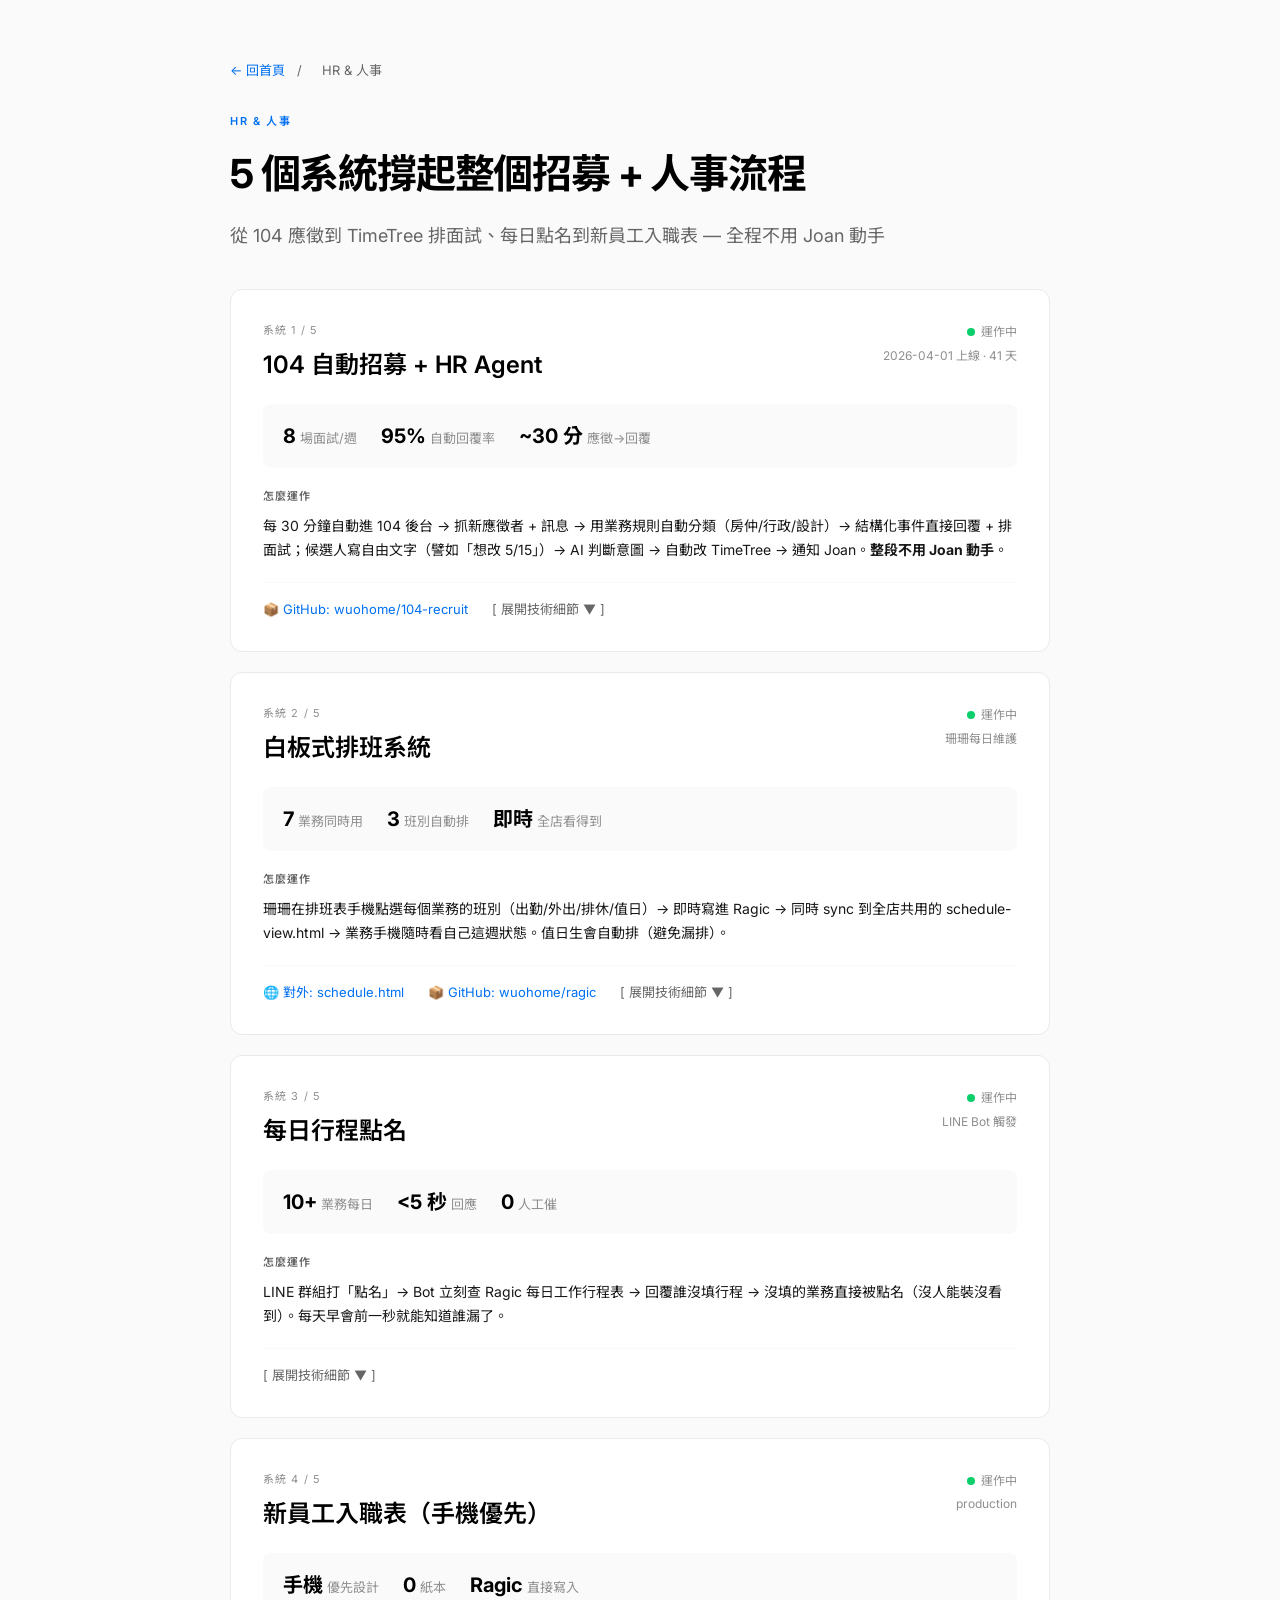
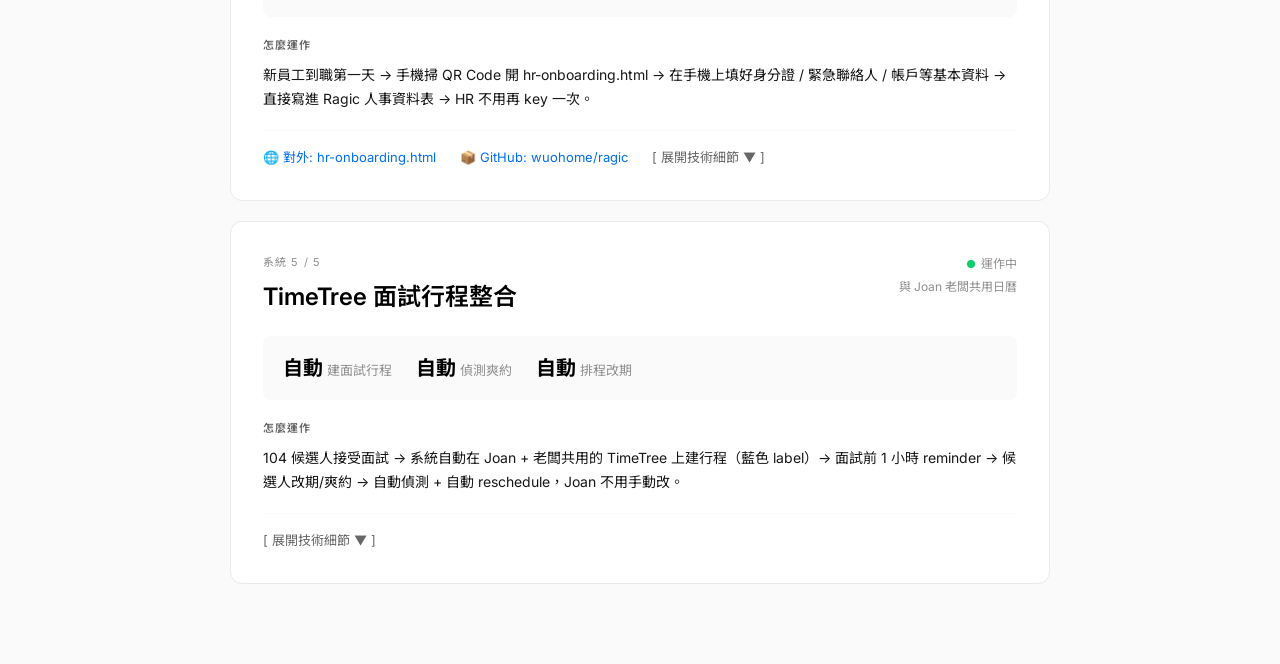
<file: pages/hr.html>
<!DOCTYPE html>
<html lang="zh-Hant">
<head>
  <meta charset="UTF-8">
  <meta name="viewport" content="width=device-width, initial-scale=1.0">
  <title>HR & 人事 — 窩的家自動化作品集</title>
  <link rel="preconnect" href="https://fonts.googleapis.com">
  <link rel="preconnect" href="https://fonts.gstatic.com" crossorigin>
  <link href="https://fonts.googleapis.com/css2?family=Inter:wght@400;500;600;700&family=Noto+Sans+TC:wght@400;500;700&display=swap" rel="stylesheet">
  <link rel="stylesheet" href="../assets/style.css">
</head>
<body class="bg-gray-50">
  <main class="detail-page">
    <div class="breadcrumb">
      <a href="../index.html">← 回首頁</a>
      <span>/</span>
      <span>HR & 人事</span>
    </div>

    <header class="detail-header-section">
      <div class="kicker accent">HR & 人事</div>
      <h1>5 個系統撐起整個招募 + 人事流程</h1>
      <p class="lead">從 104 應徵到 TimeTree 排面試、每日點名到新員工入職表 — 全程不用 Joan 動手</p>
    </header>

    <!-- 系統卡片 1：104 自動招募 + HR Agent -->
    <article class="detail-card">
      <div class="detail-header">
        <div>
          <div class="detail-counter">系統 1 / 5</div>
          <h2>104 自動招募 + HR Agent</h2>
        </div>
        <div class="detail-status">
          <div><span class="dot dot-green"></span>運作中</div>
          <div class="detail-uptime">2026-04-01 上線 · 41 天</div>
        </div>
      </div>
      <div class="detail-stats">
        <div><strong>8</strong> <span>場面試/週</span></div>
        <div><strong>95%</strong> <span>自動回覆率</span></div>
        <div><strong>~30 分</strong> <span>應徵→回覆</span></div>
      </div>
      <div class="detail-narrative-block">
        <div class="kicker">怎麼運作</div>
        <p>每 30 分鐘自動進 104 後台 → 抓新應徵者 + 訊息 → 用業務規則自動分類（房仲/行政/設計）→ 結構化事件直接回覆 + 排面試；候選人寫自由文字（譬如「想改 5/15」）→ AI 判斷意圖 → 自動改 TimeTree → 通知 Joan。<strong>整段不用 Joan 動手</strong>。</p>
      </div>
      <div class="detail-links">
        <a href="https://github.com/wuohome/104-recruit">📦 GitHub: wuohome/104-recruit</a>
        <a href="#" class="detail-toggle">[ 展開技術細節 ▼ ]</a>
      </div>
    </article>

    <!-- 系統卡片 2：白板式排班系統 -->
    <article class="detail-card">
      <div class="detail-header">
        <div>
          <div class="detail-counter">系統 2 / 5</div>
          <h2>白板式排班系統</h2>
        </div>
        <div class="detail-status">
          <div><span class="dot dot-green"></span>運作中</div>
          <div class="detail-uptime">珊珊每日維護</div>
        </div>
      </div>
      <div class="detail-stats">
        <div><strong>7</strong> <span>業務同時用</span></div>
        <div><strong>3</strong> <span>班別自動排</span></div>
        <div><strong>即時</strong> <span>全店看得到</span></div>
      </div>
      <div class="detail-narrative-block">
        <div class="kicker">怎麼運作</div>
        <p>珊珊在排班表手機點選每個業務的班別（出勤/外出/排休/值日）→ 即時寫進 Ragic → 同時 sync 到全店共用的 schedule-view.html → 業務手機隨時看自己這週狀態。值日生會自動排（避免漏排）。</p>
      </div>
      <div class="detail-links">
        <a href="https://wuohome.github.io/ragic/schedule.html">🌐 對外: schedule.html</a>
        <a href="https://github.com/wuohome/ragic">📦 GitHub: wuohome/ragic</a>
        <a href="#" class="detail-toggle">[ 展開技術細節 ▼ ]</a>
      </div>
    </article>

    <!-- 系統卡片 3：每日行程點名 -->
    <article class="detail-card">
      <div class="detail-header">
        <div>
          <div class="detail-counter">系統 3 / 5</div>
          <h2>每日行程點名</h2>
        </div>
        <div class="detail-status">
          <div><span class="dot dot-green"></span>運作中</div>
          <div class="detail-uptime">LINE Bot 觸發</div>
        </div>
      </div>
      <div class="detail-stats">
        <div><strong>10+</strong> <span>業務每日</span></div>
        <div><strong>&lt;5 秒</strong> <span>回應</span></div>
        <div><strong>0</strong> <span>人工催</span></div>
      </div>
      <div class="detail-narrative-block">
        <div class="kicker">怎麼運作</div>
        <p>LINE 群組打「點名」→ Bot 立刻查 Ragic 每日工作行程表 → 回覆誰沒填行程 → 沒填的業務直接被點名（沒人能裝沒看到）。每天早會前一秒就能知道誰漏了。</p>
      </div>
      <div class="detail-links">
        <a href="#" class="detail-toggle">[ 展開技術細節 ▼ ]</a>
      </div>
    </article>

    <!-- 系統卡片 4：新員工入職表 -->
    <article class="detail-card">
      <div class="detail-header">
        <div>
          <div class="detail-counter">系統 4 / 5</div>
          <h2>新員工入職表（手機優先）</h2>
        </div>
        <div class="detail-status">
          <div><span class="dot dot-green"></span>運作中</div>
          <div class="detail-uptime">production</div>
        </div>
      </div>
      <div class="detail-stats">
        <div><strong>手機</strong> <span>優先設計</span></div>
        <div><strong>0</strong> <span>紙本</span></div>
        <div><strong>Ragic</strong> <span>直接寫入</span></div>
      </div>
      <div class="detail-narrative-block">
        <div class="kicker">怎麼運作</div>
        <p>新員工到職第一天 → 手機掃 QR Code 開 hr-onboarding.html → 在手機上填好身分證 / 緊急聯絡人 / 帳戶等基本資料 → 直接寫進 Ragic 人事資料表 → HR 不用再 key 一次。</p>
      </div>
      <div class="detail-links">
        <a href="https://wuohome.github.io/ragic/hr-onboarding.html">🌐 對外: hr-onboarding.html</a>
        <a href="https://github.com/wuohome/ragic">📦 GitHub: wuohome/ragic</a>
        <a href="#" class="detail-toggle">[ 展開技術細節 ▼ ]</a>
      </div>
    </article>

    <!-- 系統卡片 5：TimeTree 整合 -->
    <article class="detail-card">
      <div class="detail-header">
        <div>
          <div class="detail-counter">系統 5 / 5</div>
          <h2>TimeTree 面試行程整合</h2>
        </div>
        <div class="detail-status">
          <div><span class="dot dot-green"></span>運作中</div>
          <div class="detail-uptime">與 Joan 老闆共用日曆</div>
        </div>
      </div>
      <div class="detail-stats">
        <div><strong>自動</strong> <span>建面試行程</span></div>
        <div><strong>自動</strong> <span>偵測爽約</span></div>
        <div><strong>自動</strong> <span>排程改期</span></div>
      </div>
      <div class="detail-narrative-block">
        <div class="kicker">怎麼運作</div>
        <p>104 候選人接受面試 → 系統自動在 Joan + 老闆共用的 TimeTree 上建行程（藍色 label）→ 面試前 1 小時 reminder → 候選人改期/爽約 → 自動偵測 + 自動 reschedule，Joan 不用手動改。</p>
      </div>
      <div class="detail-links">
        <a href="#" class="detail-toggle">[ 展開技術細節 ▼ ]</a>
      </div>
    </article>

  </main>
</body>
</html>
</file>
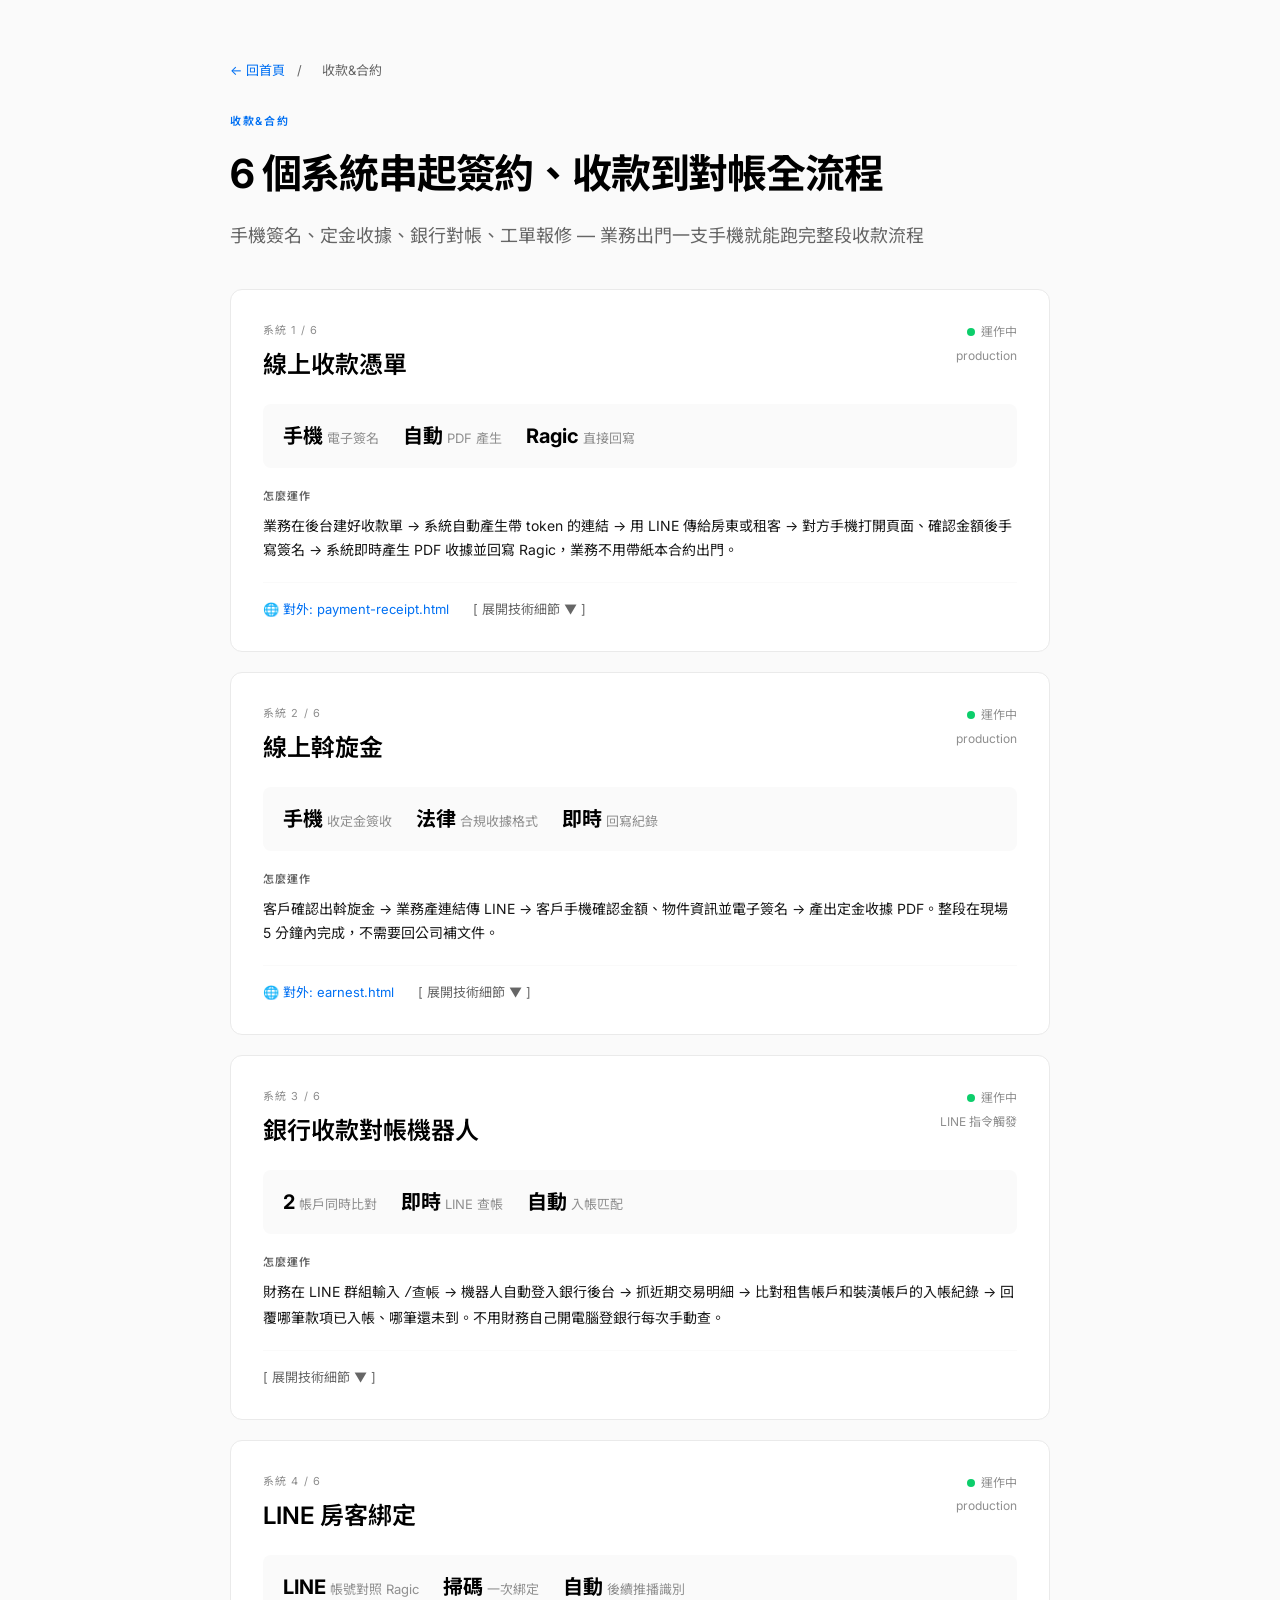
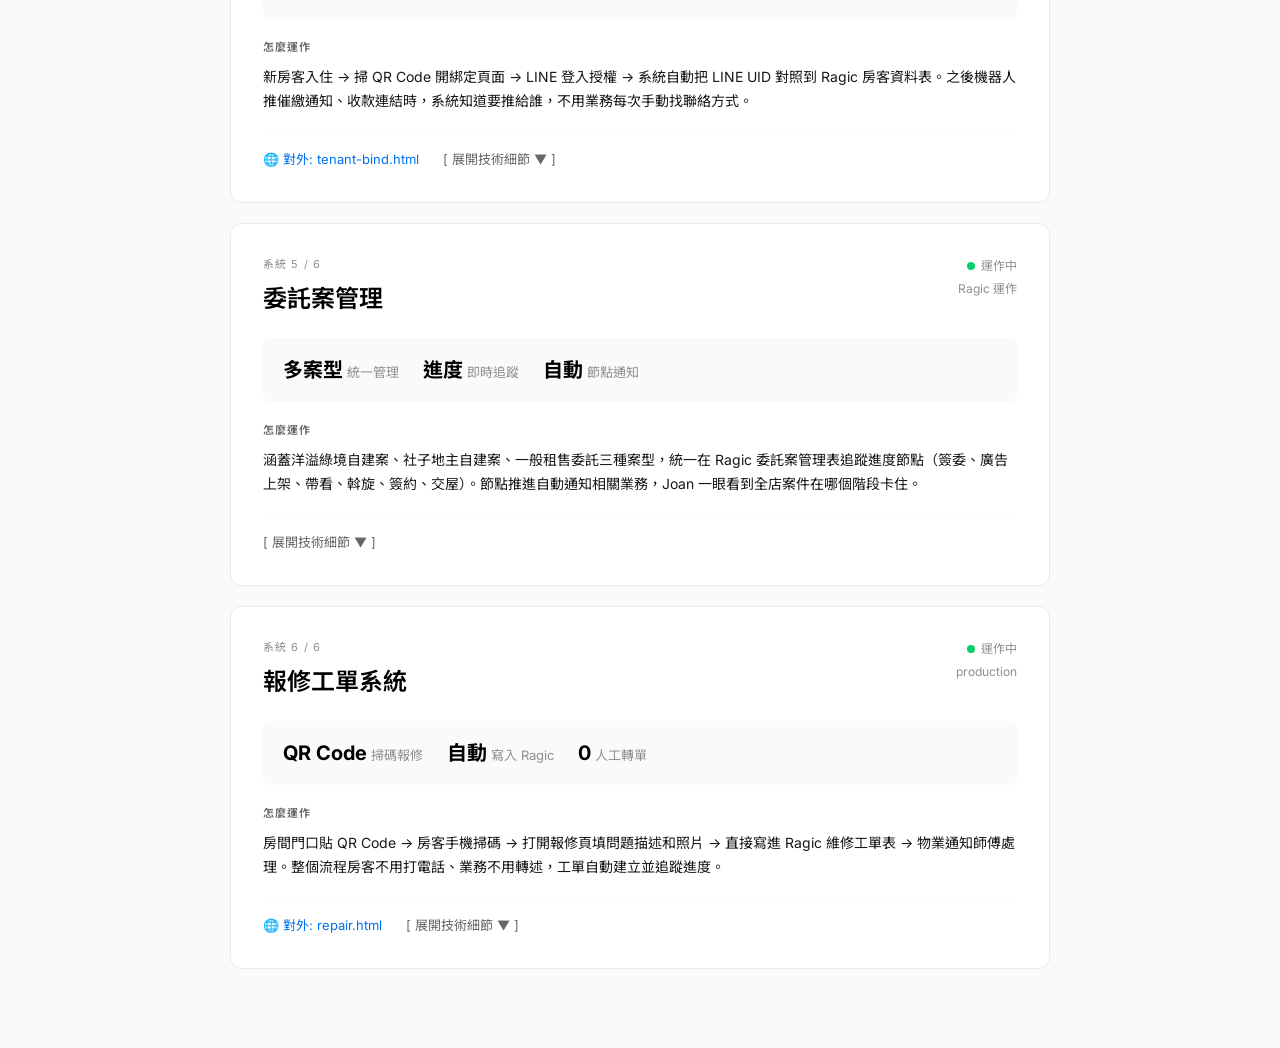
<file: pages/payment.html>
<!DOCTYPE html>
<html lang="zh-Hant">
<head>
  <meta charset="UTF-8">
  <meta name="viewport" content="width=device-width, initial-scale=1.0">
  <title>收款&合約 — 窩的家自動化作品集</title>
  <link rel="preconnect" href="https://fonts.googleapis.com">
  <link rel="preconnect" href="https://fonts.gstatic.com" crossorigin>
  <link href="https://fonts.googleapis.com/css2?family=Inter:wght@400;500;600;700&family=Noto+Sans+TC:wght@400;500;700&display=swap" rel="stylesheet">
  <link rel="stylesheet" href="../assets/style.css">
</head>
<body class="bg-gray-50">
  <main class="detail-page">
    <div class="breadcrumb">
      <a href="../index.html">← 回首頁</a>
      <span>/</span>
      <span>收款&合約</span>
    </div>

    <header class="detail-header-section">
      <div class="kicker accent">收款&合約</div>
      <h1>6 個系統串起簽約、收款到對帳全流程</h1>
      <p class="lead">手機簽名、定金收據、銀行對帳、工單報修 — 業務出門一支手機就能跑完整段收款流程</p>
    </header>

    <!-- 系統卡片 1：線上收款憑單 -->
    <article class="detail-card">
      <div class="detail-header">
        <div>
          <div class="detail-counter">系統 1 / 6</div>
          <h2>線上收款憑單</h2>
        </div>
        <div class="detail-status">
          <div><span class="dot dot-green"></span>運作中</div>
          <div class="detail-uptime">production</div>
        </div>
      </div>
      <div class="detail-stats">
        <div><strong>手機</strong> <span>電子簽名</span></div>
        <div><strong>自動</strong> <span>PDF 產生</span></div>
        <div><strong>Ragic</strong> <span>直接回寫</span></div>
      </div>
      <div class="detail-narrative-block">
        <div class="kicker">怎麼運作</div>
        <p>業務在後台建好收款單 → 系統自動產生帶 token 的連結 → 用 LINE 傳給房東或租客 → 對方手機打開頁面、確認金額後手寫簽名 → 系統即時產生 PDF 收據並回寫 Ragic，業務不用帶紙本合約出門。</p>
      </div>
      <div class="detail-links">
        <a href="https://wuohome.github.io/ragic/payment-receipt.html">🌐 對外: payment-receipt.html</a>
        <a href="#" class="detail-toggle">[ 展開技術細節 ▼ ]</a>
      </div>
    </article>

    <!-- 系統卡片 2：線上斡旋金 -->
    <article class="detail-card">
      <div class="detail-header">
        <div>
          <div class="detail-counter">系統 2 / 6</div>
          <h2>線上斡旋金</h2>
        </div>
        <div class="detail-status">
          <div><span class="dot dot-green"></span>運作中</div>
          <div class="detail-uptime">production</div>
        </div>
      </div>
      <div class="detail-stats">
        <div><strong>手機</strong> <span>收定金簽收</span></div>
        <div><strong>法律</strong> <span>合規收據格式</span></div>
        <div><strong>即時</strong> <span>回寫紀錄</span></div>
      </div>
      <div class="detail-narrative-block">
        <div class="kicker">怎麼運作</div>
        <p>客戶確認出斡旋金 → 業務產連結傳 LINE → 客戶手機確認金額、物件資訊並電子簽名 → 產出定金收據 PDF。整段在現場 5 分鐘內完成，不需要回公司補文件。</p>
      </div>
      <div class="detail-links">
        <a href="https://wuohome.github.io/ragic/earnest.html">🌐 對外: earnest.html</a>
        <a href="#" class="detail-toggle">[ 展開技術細節 ▼ ]</a>
      </div>
    </article>

    <!-- 系統卡片 3：銀行收款對帳機器人 -->
    <article class="detail-card">
      <div class="detail-header">
        <div>
          <div class="detail-counter">系統 3 / 6</div>
          <h2>銀行收款對帳機器人</h2>
        </div>
        <div class="detail-status">
          <div><span class="dot dot-green"></span>運作中</div>
          <div class="detail-uptime">LINE 指令觸發</div>
        </div>
      </div>
      <div class="detail-stats">
        <div><strong>2</strong> <span>帳戶同時比對</span></div>
        <div><strong>即時</strong> <span>LINE 查帳</span></div>
        <div><strong>自動</strong> <span>入帳匹配</span></div>
      </div>
      <div class="detail-narrative-block">
        <div class="kicker">怎麼運作</div>
        <p>財務在 LINE 群組輸入 <code>/查帳</code> → 機器人自動登入銀行後台 → 抓近期交易明細 → 比對租售帳戶和裝潢帳戶的入帳紀錄 → 回覆哪筆款項已入帳、哪筆還未到。不用財務自己開電腦登銀行每次手動查。</p>
      </div>
      <div class="detail-links">
        <a href="#" class="detail-toggle">[ 展開技術細節 ▼ ]</a>
      </div>
    </article>

    <!-- 系統卡片 4：LINE 房客綁定 -->
    <article class="detail-card">
      <div class="detail-header">
        <div>
          <div class="detail-counter">系統 4 / 6</div>
          <h2>LINE 房客綁定</h2>
        </div>
        <div class="detail-status">
          <div><span class="dot dot-green"></span>運作中</div>
          <div class="detail-uptime">production</div>
        </div>
      </div>
      <div class="detail-stats">
        <div><strong>LINE</strong> <span>帳號對照 Ragic</span></div>
        <div><strong>掃碼</strong> <span>一次綁定</span></div>
        <div><strong>自動</strong> <span>後續推播識別</span></div>
      </div>
      <div class="detail-narrative-block">
        <div class="kicker">怎麼運作</div>
        <p>新房客入住 → 掃 QR Code 開綁定頁面 → LINE 登入授權 → 系統自動把 LINE UID 對照到 Ragic 房客資料表。之後機器人推催繳通知、收款連結時，系統知道要推給誰，不用業務每次手動找聯絡方式。</p>
      </div>
      <div class="detail-links">
        <a href="https://wuohome.github.io/ragic/tenant-bind.html">🌐 對外: tenant-bind.html</a>
        <a href="#" class="detail-toggle">[ 展開技術細節 ▼ ]</a>
      </div>
    </article>

    <!-- 系統卡片 5：委託案管理 -->
    <article class="detail-card">
      <div class="detail-header">
        <div>
          <div class="detail-counter">系統 5 / 6</div>
          <h2>委託案管理</h2>
        </div>
        <div class="detail-status">
          <div><span class="dot dot-green"></span>運作中</div>
          <div class="detail-uptime">Ragic 運作</div>
        </div>
      </div>
      <div class="detail-stats">
        <div><strong>多案型</strong> <span>統一管理</span></div>
        <div><strong>進度</strong> <span>即時追蹤</span></div>
        <div><strong>自動</strong> <span>節點通知</span></div>
      </div>
      <div class="detail-narrative-block">
        <div class="kicker">怎麼運作</div>
        <p>涵蓋洋溢綠境自建案、社子地主自建案、一般租售委託三種案型，統一在 Ragic 委託案管理表追蹤進度節點（簽委、廣告上架、帶看、斡旋、簽約、交屋）。節點推進自動通知相關業務，Joan 一眼看到全店案件在哪個階段卡住。</p>
      </div>
      <div class="detail-links">
        <a href="#" class="detail-toggle">[ 展開技術細節 ▼ ]</a>
      </div>
    </article>

    <!-- 系統卡片 6：報修工單系統 -->
    <article class="detail-card">
      <div class="detail-header">
        <div>
          <div class="detail-counter">系統 6 / 6</div>
          <h2>報修工單系統</h2>
        </div>
        <div class="detail-status">
          <div><span class="dot dot-green"></span>運作中</div>
          <div class="detail-uptime">production</div>
        </div>
      </div>
      <div class="detail-stats">
        <div><strong>QR Code</strong> <span>掃碼報修</span></div>
        <div><strong>自動</strong> <span>寫入 Ragic</span></div>
        <div><strong>0</strong> <span>人工轉單</span></div>
      </div>
      <div class="detail-narrative-block">
        <div class="kicker">怎麼運作</div>
        <p>房間門口貼 QR Code → 房客手機掃碼 → 打開報修頁填問題描述和照片 → 直接寫進 Ragic 維修工單表 → 物業通知師傅處理。整個流程房客不用打電話、業務不用轉述，工單自動建立並追蹤進度。</p>
      </div>
      <div class="detail-links">
        <a href="https://wuohome.github.io/ragic/repair.html">🌐 對外: repair.html</a>
        <a href="#" class="detail-toggle">[ 展開技術細節 ▼ ]</a>
      </div>
    </article>

  </main>
</body>
</html>
</file>
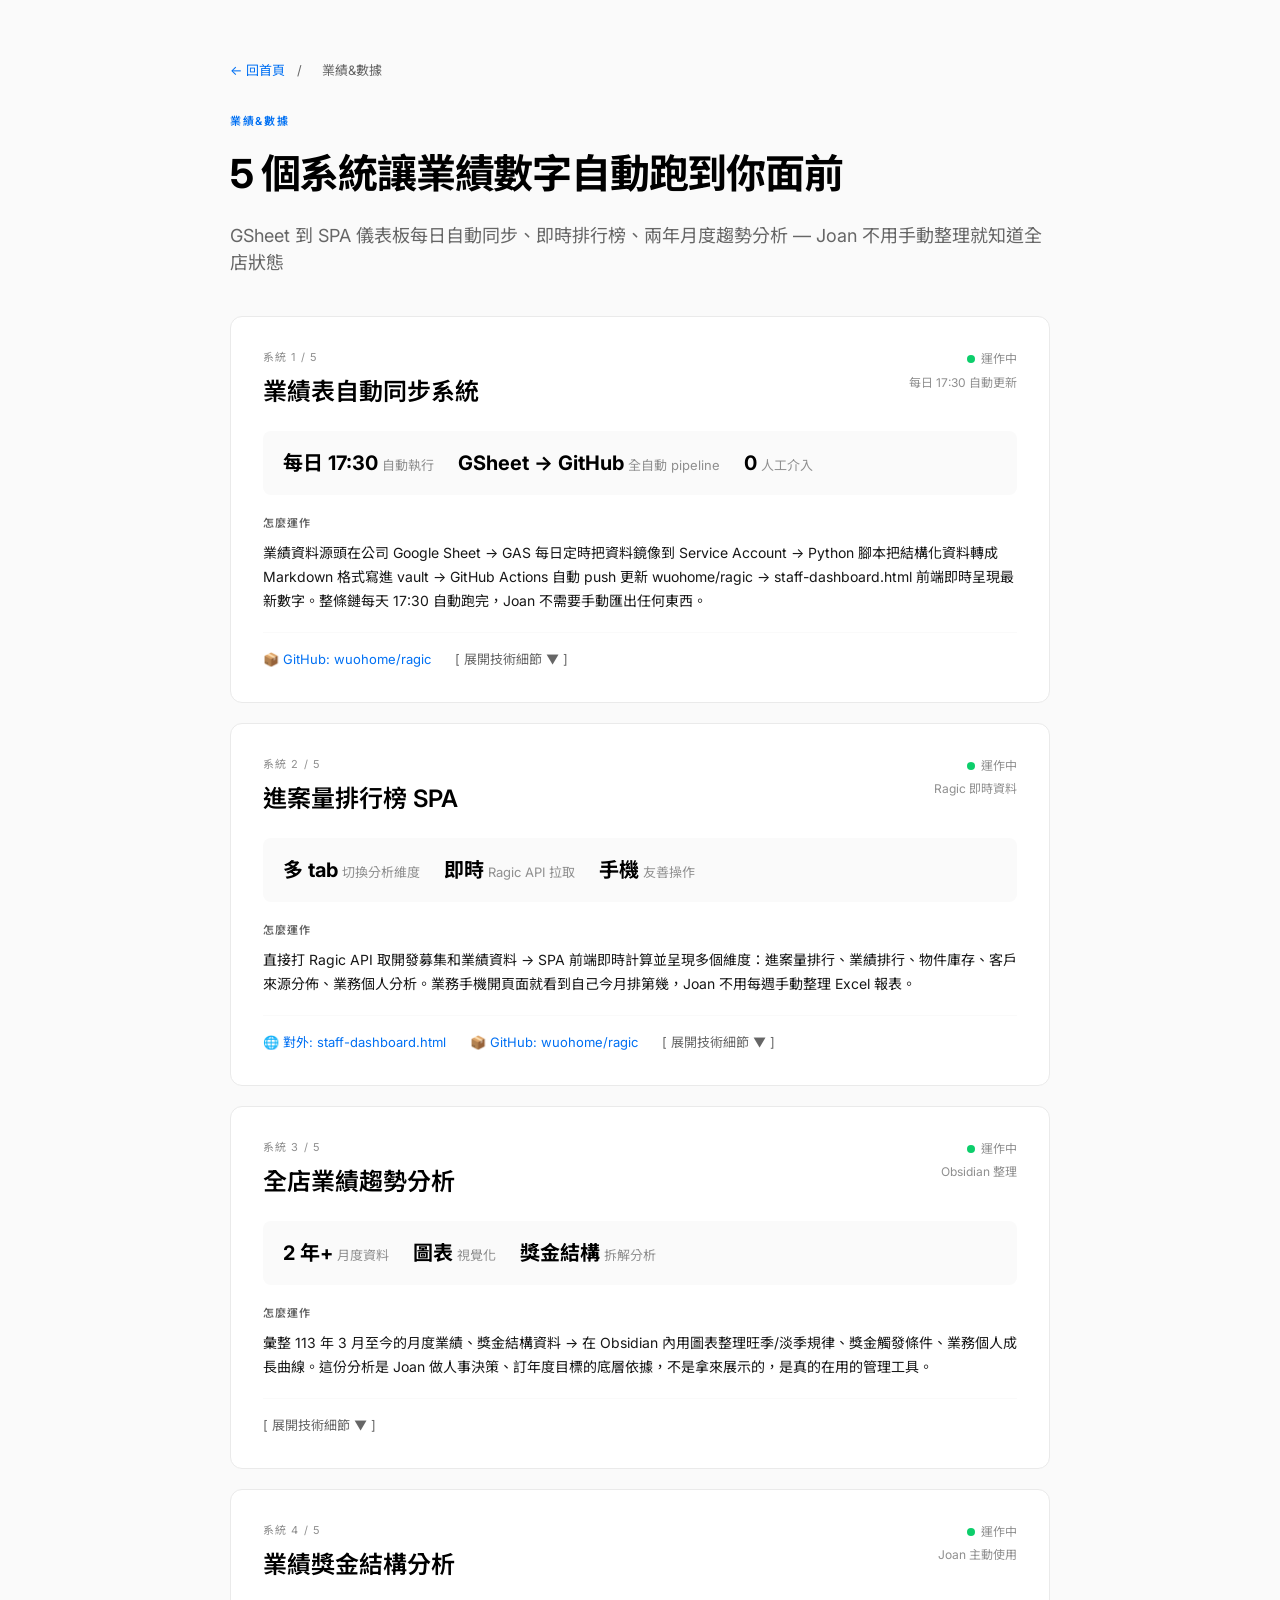
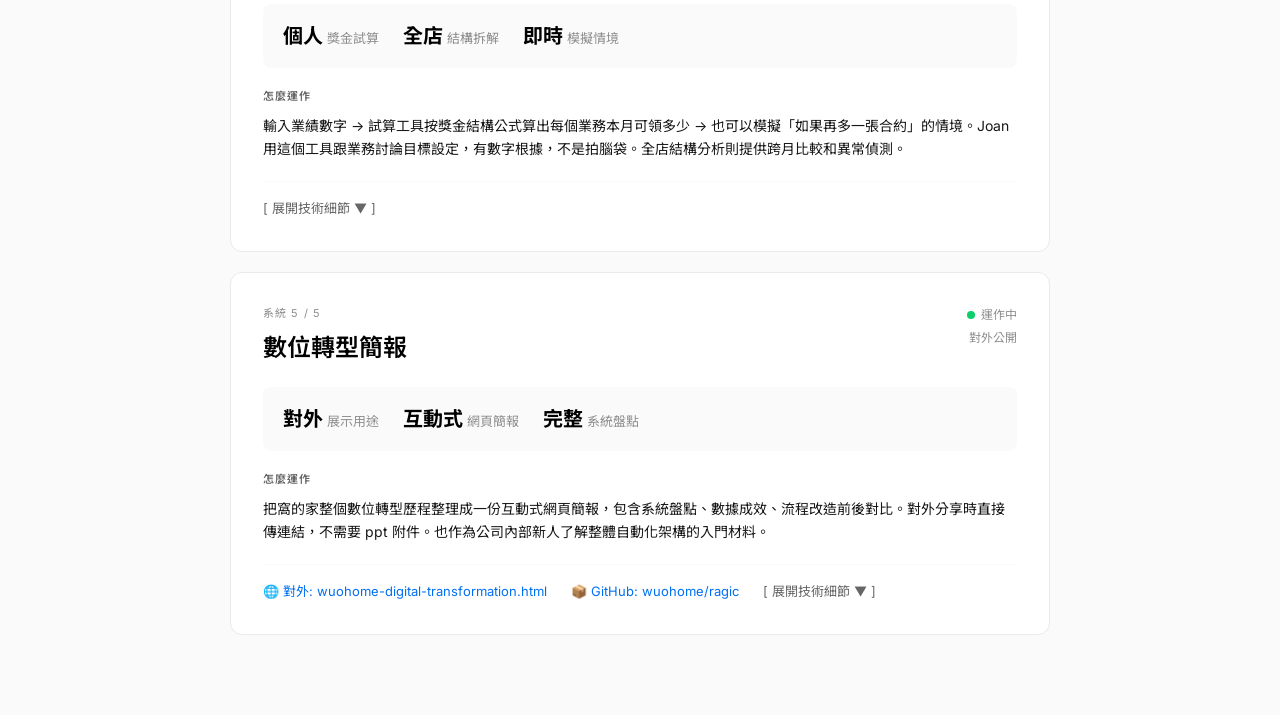
<file: pages/performance.html>
<!DOCTYPE html>
<html lang="zh-Hant">
<head>
  <meta charset="UTF-8">
  <meta name="viewport" content="width=device-width, initial-scale=1.0">
  <title>業績&數據 — 窩的家自動化作品集</title>
  <link rel="preconnect" href="https://fonts.googleapis.com">
  <link rel="preconnect" href="https://fonts.gstatic.com" crossorigin>
  <link href="https://fonts.googleapis.com/css2?family=Inter:wght@400;500;600;700&family=Noto+Sans+TC:wght@400;500;700&display=swap" rel="stylesheet">
  <link rel="stylesheet" href="../assets/style.css">
</head>
<body class="bg-gray-50">
  <main class="detail-page">
    <div class="breadcrumb">
      <a href="../index.html">← 回首頁</a>
      <span>/</span>
      <span>業績&數據</span>
    </div>

    <header class="detail-header-section">
      <div class="kicker accent">業績&數據</div>
      <h1>5 個系統讓業績數字自動跑到你面前</h1>
      <p class="lead">GSheet 到 SPA 儀表板每日自動同步、即時排行榜、兩年月度趨勢分析 — Joan 不用手動整理就知道全店狀態</p>
    </header>

    <!-- 系統卡片 1：業績表自動同步系統 -->
    <article class="detail-card">
      <div class="detail-header">
        <div>
          <div class="detail-counter">系統 1 / 5</div>
          <h2>業績表自動同步系統</h2>
        </div>
        <div class="detail-status">
          <div><span class="dot dot-green"></span>運作中</div>
          <div class="detail-uptime">每日 17:30 自動更新</div>
        </div>
      </div>
      <div class="detail-stats">
        <div><strong>每日 17:30</strong> <span>自動執行</span></div>
        <div><strong>GSheet → GitHub</strong> <span>全自動 pipeline</span></div>
        <div><strong>0</strong> <span>人工介入</span></div>
      </div>
      <div class="detail-narrative-block">
        <div class="kicker">怎麼運作</div>
        <p>業績資料源頭在公司 Google Sheet → GAS 每日定時把資料鏡像到 Service Account → Python 腳本把結構化資料轉成 Markdown 格式寫進 vault → GitHub Actions 自動 push 更新 wuohome/ragic → staff-dashboard.html 前端即時呈現最新數字。整條鏈每天 17:30 自動跑完，Joan 不需要手動匯出任何東西。</p>
      </div>
      <div class="detail-links">
        <a href="https://github.com/wuohome/ragic">📦 GitHub: wuohome/ragic</a>
        <a href="#" class="detail-toggle">[ 展開技術細節 ▼ ]</a>
      </div>
    </article>

    <!-- 系統卡片 2：進案量排行榜 -->
    <article class="detail-card">
      <div class="detail-header">
        <div>
          <div class="detail-counter">系統 2 / 5</div>
          <h2>進案量排行榜 SPA</h2>
        </div>
        <div class="detail-status">
          <div><span class="dot dot-green"></span>運作中</div>
          <div class="detail-uptime">Ragic 即時資料</div>
        </div>
      </div>
      <div class="detail-stats">
        <div><strong>多 tab</strong> <span>切換分析維度</span></div>
        <div><strong>即時</strong> <span>Ragic API 拉取</span></div>
        <div><strong>手機</strong> <span>友善操作</span></div>
      </div>
      <div class="detail-narrative-block">
        <div class="kicker">怎麼運作</div>
        <p>直接打 Ragic API 取開發募集和業績資料 → SPA 前端即時計算並呈現多個維度：進案量排行、業績排行、物件庫存、客戶來源分佈、業務個人分析。業務手機開頁面就看到自己今月排第幾，Joan 不用每週手動整理 Excel 報表。</p>
      </div>
      <div class="detail-links">
        <a href="https://wuohome.github.io/ragic/staff-dashboard.html">🌐 對外: staff-dashboard.html</a>
        <a href="https://github.com/wuohome/ragic">📦 GitHub: wuohome/ragic</a>
        <a href="#" class="detail-toggle">[ 展開技術細節 ▼ ]</a>
      </div>
    </article>

    <!-- 系統卡片 3：全店業績趨勢分析 -->
    <article class="detail-card">
      <div class="detail-header">
        <div>
          <div class="detail-counter">系統 3 / 5</div>
          <h2>全店業績趨勢分析</h2>
        </div>
        <div class="detail-status">
          <div><span class="dot dot-green"></span>運作中</div>
          <div class="detail-uptime">Obsidian 整理</div>
        </div>
      </div>
      <div class="detail-stats">
        <div><strong>2 年+</strong> <span>月度資料</span></div>
        <div><strong>圖表</strong> <span>視覺化</span></div>
        <div><strong>獎金結構</strong> <span>拆解分析</span></div>
      </div>
      <div class="detail-narrative-block">
        <div class="kicker">怎麼運作</div>
        <p>彙整 113 年 3 月至今的月度業績、獎金結構資料 → 在 Obsidian 內用圖表整理旺季/淡季規律、獎金觸發條件、業務個人成長曲線。這份分析是 Joan 做人事決策、訂年度目標的底層依據，不是拿來展示的，是真的在用的管理工具。</p>
      </div>
      <div class="detail-links">
        <a href="#" class="detail-toggle">[ 展開技術細節 ▼ ]</a>
      </div>
    </article>

    <!-- 系統卡片 4：業績獎金結構分析 -->
    <article class="detail-card">
      <div class="detail-header">
        <div>
          <div class="detail-counter">系統 4 / 5</div>
          <h2>業績獎金結構分析</h2>
        </div>
        <div class="detail-status">
          <div><span class="dot dot-green"></span>運作中</div>
          <div class="detail-uptime">Joan 主動使用</div>
        </div>
      </div>
      <div class="detail-stats">
        <div><strong>個人</strong> <span>獎金試算</span></div>
        <div><strong>全店</strong> <span>結構拆解</span></div>
        <div><strong>即時</strong> <span>模擬情境</span></div>
      </div>
      <div class="detail-narrative-block">
        <div class="kicker">怎麼運作</div>
        <p>輸入業績數字 → 試算工具按獎金結構公式算出每個業務本月可領多少 → 也可以模擬「如果再多一張合約」的情境。Joan 用這個工具跟業務討論目標設定，有數字根據，不是拍腦袋。全店結構分析則提供跨月比較和異常偵測。</p>
      </div>
      <div class="detail-links">
        <a href="#" class="detail-toggle">[ 展開技術細節 ▼ ]</a>
      </div>
    </article>

    <!-- 系統卡片 5：數位轉型簡報 -->
    <article class="detail-card">
      <div class="detail-header">
        <div>
          <div class="detail-counter">系統 5 / 5</div>
          <h2>數位轉型簡報</h2>
        </div>
        <div class="detail-status">
          <div><span class="dot dot-green"></span>運作中</div>
          <div class="detail-uptime">對外公開</div>
        </div>
      </div>
      <div class="detail-stats">
        <div><strong>對外</strong> <span>展示用途</span></div>
        <div><strong>互動式</strong> <span>網頁簡報</span></div>
        <div><strong>完整</strong> <span>系統盤點</span></div>
      </div>
      <div class="detail-narrative-block">
        <div class="kicker">怎麼運作</div>
        <p>把窩的家整個數位轉型歷程整理成一份互動式網頁簡報，包含系統盤點、數據成效、流程改造前後對比。對外分享時直接傳連結，不需要 ppt 附件。也作為公司內部新人了解整體自動化架構的入門材料。</p>
      </div>
      <div class="detail-links">
        <a href="https://wuohome.github.io/ragic/wuohome-digital-transformation.html">🌐 對外: wuohome-digital-transformation.html</a>
        <a href="https://github.com/wuohome/ragic">📦 GitHub: wuohome/ragic</a>
        <a href="#" class="detail-toggle">[ 展開技術細節 ▼ ]</a>
      </div>
    </article>

  </main>
</body>
</html>
</file>
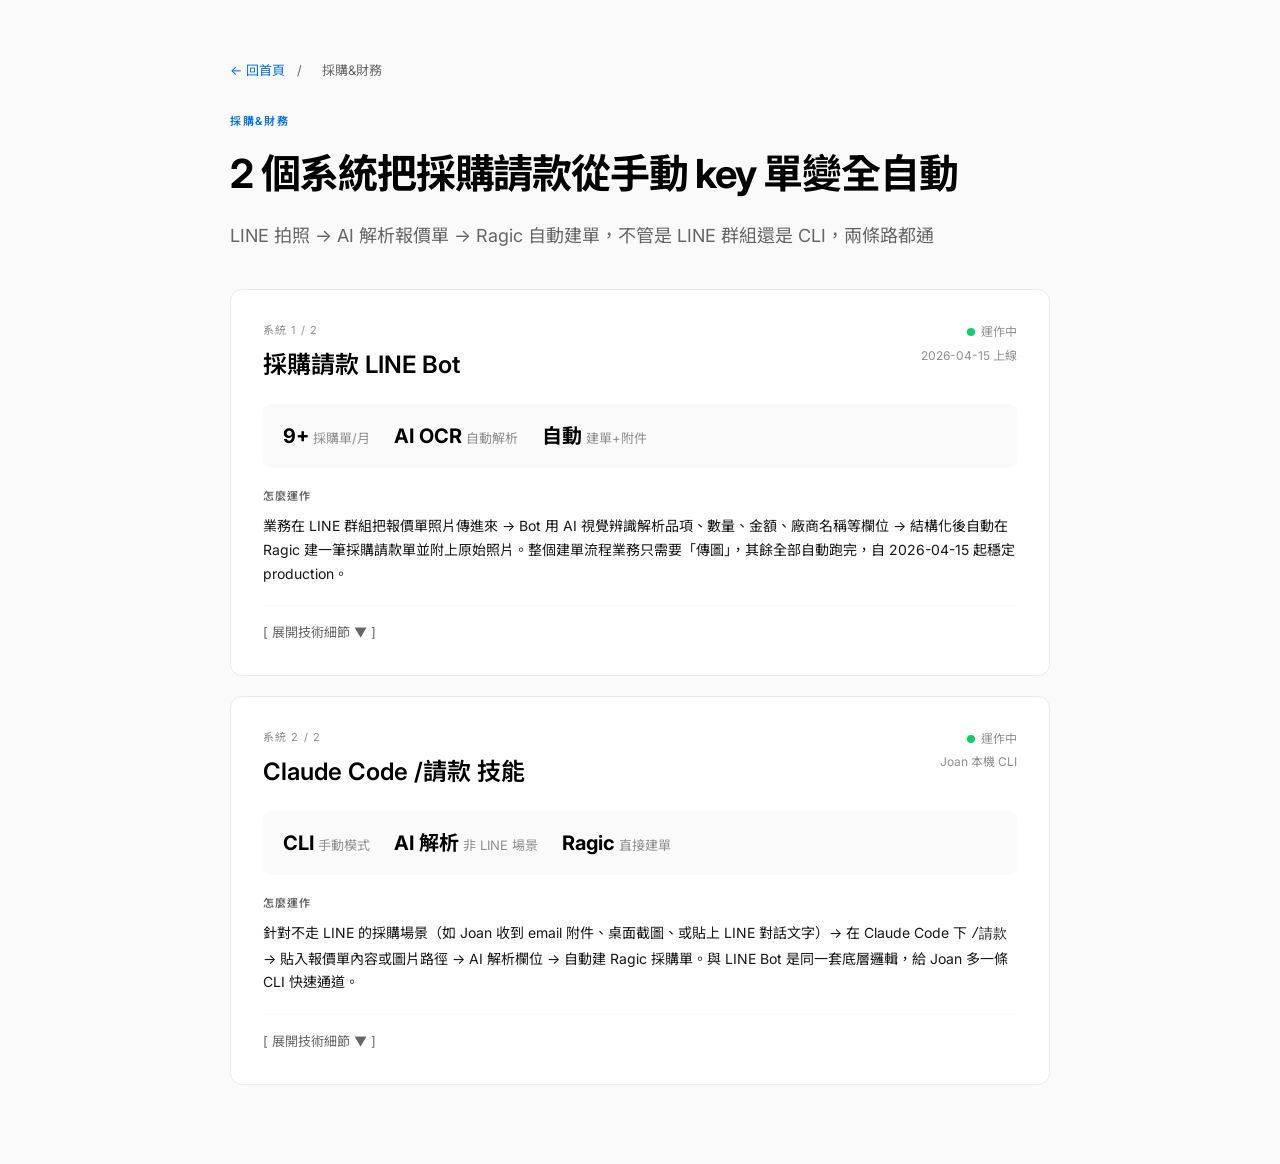
<file: pages/purchase.html>
<!DOCTYPE html>
<html lang="zh-Hant">
<head>
  <meta charset="UTF-8">
  <meta name="viewport" content="width=device-width, initial-scale=1.0">
  <title>採購&財務 — 窩的家自動化作品集</title>
  <link rel="preconnect" href="https://fonts.googleapis.com">
  <link rel="preconnect" href="https://fonts.gstatic.com" crossorigin>
  <link href="https://fonts.googleapis.com/css2?family=Inter:wght@400;500;600;700&family=Noto+Sans+TC:wght@400;500;700&display=swap" rel="stylesheet">
  <link rel="stylesheet" href="../assets/style.css">
</head>
<body class="bg-gray-50">
  <main class="detail-page">
    <div class="breadcrumb">
      <a href="../index.html">← 回首頁</a>
      <span>/</span>
      <span>採購&財務</span>
    </div>

    <header class="detail-header-section">
      <div class="kicker accent">採購&財務</div>
      <h1>2 個系統把採購請款從手動 key 單變全自動</h1>
      <p class="lead">LINE 拍照 → AI 解析報價單 → Ragic 自動建單，不管是 LINE 群組還是 CLI，兩條路都通</p>
    </header>

    <!-- 系統卡片 1：採購請款 LINE Bot -->
    <article class="detail-card">
      <div class="detail-header">
        <div>
          <div class="detail-counter">系統 1 / 2</div>
          <h2>採購請款 LINE Bot</h2>
        </div>
        <div class="detail-status">
          <div><span class="dot dot-green"></span>運作中</div>
          <div class="detail-uptime">2026-04-15 上線</div>
        </div>
      </div>
      <div class="detail-stats">
        <div><strong>9+</strong> <span>採購單/月</span></div>
        <div><strong>AI OCR</strong> <span>自動解析</span></div>
        <div><strong>自動</strong> <span>建單+附件</span></div>
      </div>
      <div class="detail-narrative-block">
        <div class="kicker">怎麼運作</div>
        <p>業務在 LINE 群組把報價單照片傳進來 → Bot 用 AI 視覺辨識解析品項、數量、金額、廠商名稱等欄位 → 結構化後自動在 Ragic 建一筆採購請款單並附上原始照片。整個建單流程業務只需要「傳圖」，其餘全部自動跑完，自 2026-04-15 起穩定 production。</p>
      </div>
      <div class="detail-links">
        <a href="#" class="detail-toggle">[ 展開技術細節 ▼ ]</a>
      </div>
    </article>

    <!-- 系統卡片 2：Claude Code /請款 skill -->
    <article class="detail-card">
      <div class="detail-header">
        <div>
          <div class="detail-counter">系統 2 / 2</div>
          <h2>Claude Code /請款 技能</h2>
        </div>
        <div class="detail-status">
          <div><span class="dot dot-green"></span>運作中</div>
          <div class="detail-uptime">Joan 本機 CLI</div>
        </div>
      </div>
      <div class="detail-stats">
        <div><strong>CLI</strong> <span>手動模式</span></div>
        <div><strong>AI 解析</strong> <span>非 LINE 場景</span></div>
        <div><strong>Ragic</strong> <span>直接建單</span></div>
      </div>
      <div class="detail-narrative-block">
        <div class="kicker">怎麼運作</div>
        <p>針對不走 LINE 的採購場景（如 Joan 收到 email 附件、桌面截圖、或貼上 LINE 對話文字）→ 在 Claude Code 下 <code>/請款</code> → 貼入報價單內容或圖片路徑 → AI 解析欄位 → 自動建 Ragic 採購單。與 LINE Bot 是同一套底層邏輯，給 Joan 多一條 CLI 快速通道。</p>
      </div>
      <div class="detail-links">
        <a href="#" class="detail-toggle">[ 展開技術細節 ▼ ]</a>
      </div>
    </article>

  </main>
</body>
</html>
</file>
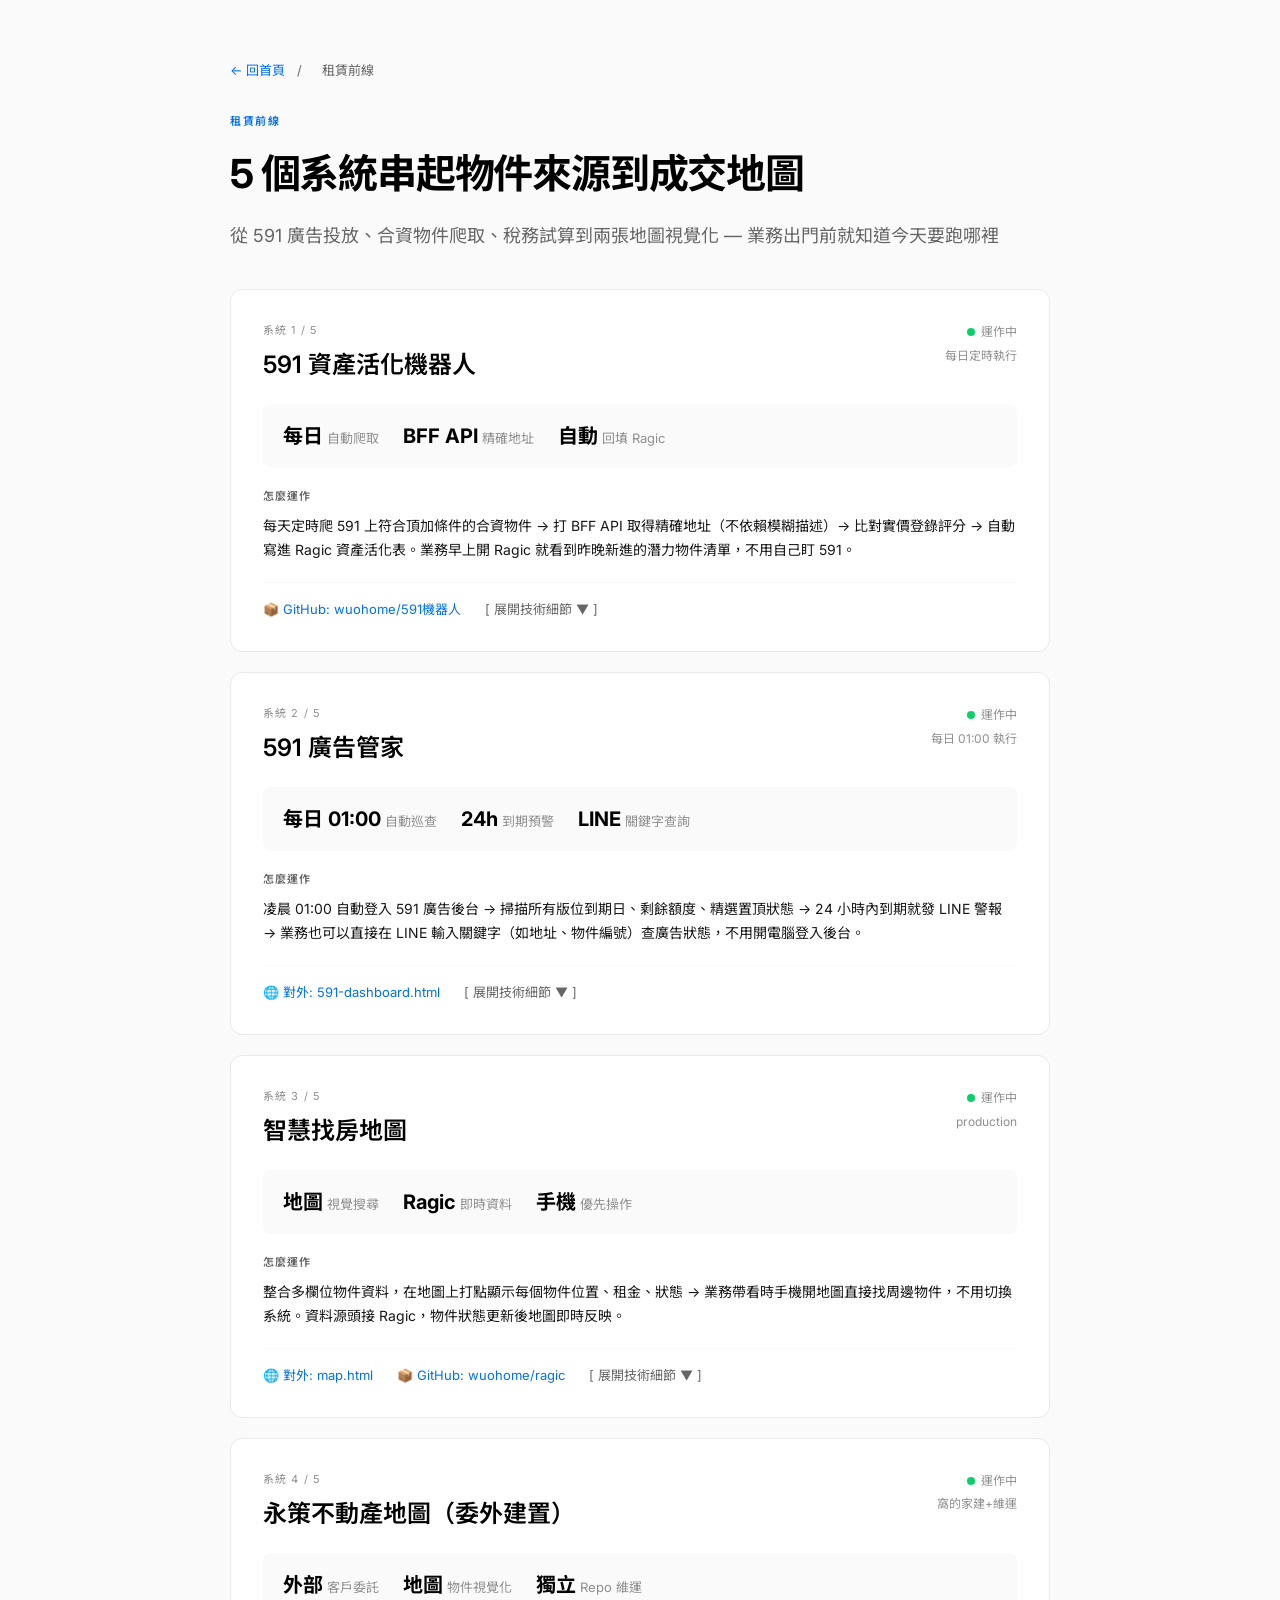
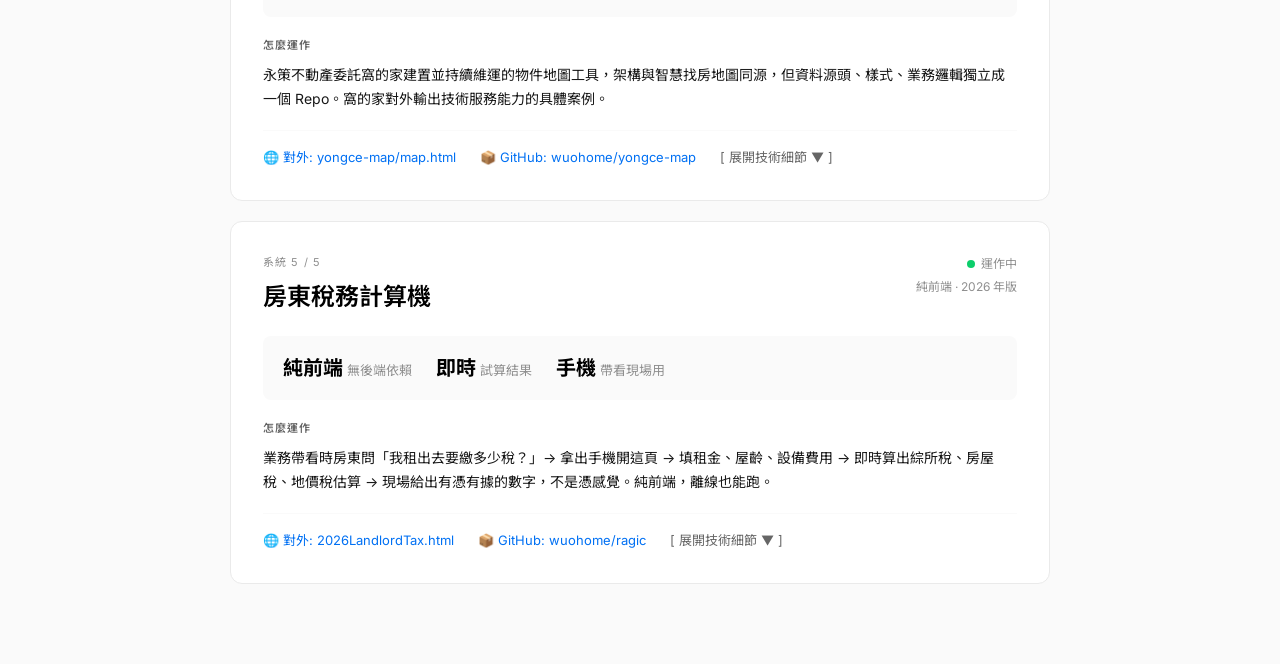
<file: pages/rental.html>
<!DOCTYPE html>
<html lang="zh-Hant">
<head>
  <meta charset="UTF-8">
  <meta name="viewport" content="width=device-width, initial-scale=1.0">
  <title>租賃前線 — 窩的家自動化作品集</title>
  <link rel="preconnect" href="https://fonts.googleapis.com">
  <link rel="preconnect" href="https://fonts.gstatic.com" crossorigin>
  <link href="https://fonts.googleapis.com/css2?family=Inter:wght@400;500;600;700&family=Noto+Sans+TC:wght@400;500;700&display=swap" rel="stylesheet">
  <link rel="stylesheet" href="../assets/style.css">
</head>
<body class="bg-gray-50">
  <main class="detail-page">
    <div class="breadcrumb">
      <a href="../index.html">← 回首頁</a>
      <span>/</span>
      <span>租賃前線</span>
    </div>

    <header class="detail-header-section">
      <div class="kicker accent">租賃前線</div>
      <h1>5 個系統串起物件來源到成交地圖</h1>
      <p class="lead">從 591 廣告投放、合資物件爬取、稅務試算到兩張地圖視覺化 — 業務出門前就知道今天要跑哪裡</p>
    </header>

    <!-- 系統卡片 1：591 資產活化機器人 -->
    <article class="detail-card">
      <div class="detail-header">
        <div>
          <div class="detail-counter">系統 1 / 5</div>
          <h2>591 資產活化機器人</h2>
        </div>
        <div class="detail-status">
          <div><span class="dot dot-green"></span>運作中</div>
          <div class="detail-uptime">每日定時執行</div>
        </div>
      </div>
      <div class="detail-stats">
        <div><strong>每日</strong> <span>自動爬取</span></div>
        <div><strong>BFF API</strong> <span>精確地址</span></div>
        <div><strong>自動</strong> <span>回填 Ragic</span></div>
      </div>
      <div class="detail-narrative-block">
        <div class="kicker">怎麼運作</div>
        <p>每天定時爬 591 上符合頂加條件的合資物件 → 打 BFF API 取得精確地址（不依賴模糊描述）→ 比對實價登錄評分 → 自動寫進 Ragic 資產活化表。業務早上開 Ragic 就看到昨晚新進的潛力物件清單，不用自己盯 591。</p>
      </div>
      <div class="detail-links">
        <a href="https://github.com/wuohome/591機器人">📦 GitHub: wuohome/591機器人</a>
        <a href="#" class="detail-toggle">[ 展開技術細節 ▼ ]</a>
      </div>
    </article>

    <!-- 系統卡片 2：591 廣告管家 -->
    <article class="detail-card">
      <div class="detail-header">
        <div>
          <div class="detail-counter">系統 2 / 5</div>
          <h2>591 廣告管家</h2>
        </div>
        <div class="detail-status">
          <div><span class="dot dot-green"></span>運作中</div>
          <div class="detail-uptime">每日 01:00 執行</div>
        </div>
      </div>
      <div class="detail-stats">
        <div><strong>每日 01:00</strong> <span>自動巡查</span></div>
        <div><strong>24h</strong> <span>到期預警</span></div>
        <div><strong>LINE</strong> <span>關鍵字查詢</span></div>
      </div>
      <div class="detail-narrative-block">
        <div class="kicker">怎麼運作</div>
        <p>凌晨 01:00 自動登入 591 廣告後台 → 掃描所有版位到期日、剩餘額度、精選置頂狀態 → 24 小時內到期就發 LINE 警報 → 業務也可以直接在 LINE 輸入關鍵字（如地址、物件編號）查廣告狀態，不用開電腦登入後台。</p>
      </div>
      <div class="detail-links">
        <a href="https://wuohome.github.io/ragic/591-dashboard.html">🌐 對外: 591-dashboard.html</a>
        <a href="#" class="detail-toggle">[ 展開技術細節 ▼ ]</a>
      </div>
    </article>

    <!-- 系統卡片 3：智慧找房地圖 -->
    <article class="detail-card">
      <div class="detail-header">
        <div>
          <div class="detail-counter">系統 3 / 5</div>
          <h2>智慧找房地圖</h2>
        </div>
        <div class="detail-status">
          <div><span class="dot dot-green"></span>運作中</div>
          <div class="detail-uptime">production</div>
        </div>
      </div>
      <div class="detail-stats">
        <div><strong>地圖</strong> <span>視覺搜尋</span></div>
        <div><strong>Ragic</strong> <span>即時資料</span></div>
        <div><strong>手機</strong> <span>優先操作</span></div>
      </div>
      <div class="detail-narrative-block">
        <div class="kicker">怎麼運作</div>
        <p>整合多欄位物件資料，在地圖上打點顯示每個物件位置、租金、狀態 → 業務帶看時手機開地圖直接找周邊物件，不用切換系統。資料源頭接 Ragic，物件狀態更新後地圖即時反映。</p>
      </div>
      <div class="detail-links">
        <a href="https://wuohome.github.io/ragic/map.html">🌐 對外: map.html</a>
        <a href="https://github.com/wuohome/ragic">📦 GitHub: wuohome/ragic</a>
        <a href="#" class="detail-toggle">[ 展開技術細節 ▼ ]</a>
      </div>
    </article>

    <!-- 系統卡片 4：yongce-map 永策地圖 -->
    <article class="detail-card">
      <div class="detail-header">
        <div>
          <div class="detail-counter">系統 4 / 5</div>
          <h2>永策不動產地圖（委外建置）</h2>
        </div>
        <div class="detail-status">
          <div><span class="dot dot-green"></span>運作中</div>
          <div class="detail-uptime">窩的家建+維運</div>
        </div>
      </div>
      <div class="detail-stats">
        <div><strong>外部</strong> <span>客戶委託</span></div>
        <div><strong>地圖</strong> <span>物件視覺化</span></div>
        <div><strong>獨立</strong> <span>Repo 維運</span></div>
      </div>
      <div class="detail-narrative-block">
        <div class="kicker">怎麼運作</div>
        <p>永策不動產委託窩的家建置並持續維運的物件地圖工具，架構與智慧找房地圖同源，但資料源頭、樣式、業務邏輯獨立成一個 Repo。窩的家對外輸出技術服務能力的具體案例。</p>
      </div>
      <div class="detail-links">
        <a href="https://wuohome.github.io/yongce-map/map.html">🌐 對外: yongce-map/map.html</a>
        <a href="https://github.com/wuohome/yongce-map">📦 GitHub: wuohome/yongce-map</a>
        <a href="#" class="detail-toggle">[ 展開技術細節 ▼ ]</a>
      </div>
    </article>

    <!-- 系統卡片 5：房東稅務計算機 -->
    <article class="detail-card">
      <div class="detail-header">
        <div>
          <div class="detail-counter">系統 5 / 5</div>
          <h2>房東稅務計算機</h2>
        </div>
        <div class="detail-status">
          <div><span class="dot dot-green"></span>運作中</div>
          <div class="detail-uptime">純前端 · 2026 年版</div>
        </div>
      </div>
      <div class="detail-stats">
        <div><strong>純前端</strong> <span>無後端依賴</span></div>
        <div><strong>即時</strong> <span>試算結果</span></div>
        <div><strong>手機</strong> <span>帶看現場用</span></div>
      </div>
      <div class="detail-narrative-block">
        <div class="kicker">怎麼運作</div>
        <p>業務帶看時房東問「我租出去要繳多少稅？」→ 拿出手機開這頁 → 填租金、屋齡、設備費用 → 即時算出綜所稅、房屋稅、地價稅估算 → 現場給出有憑有據的數字，不是憑感覺。純前端，離線也能跑。</p>
      </div>
      <div class="detail-links">
        <a href="https://wuohome.github.io/ragic/2026LandlordTax.html">🌐 對外: 2026LandlordTax.html</a>
        <a href="https://github.com/wuohome/ragic">📦 GitHub: wuohome/ragic</a>
        <a href="#" class="detail-toggle">[ 展開技術細節 ▼ ]</a>
      </div>
    </article>

  </main>
</body>
</html>
</file>
<file: assets/style.css>
/* ============================================================
   Vercel Design Tokens — joan-automation-showcase
   ============================================================ */
:root {
  --bg-white: #FFFFFF;
  --bg-gray-50: #FAFAFA;
  --border: #EAEAEA;
  --text-muted: #8F8F8F;
  --text-light: #666666;
  --text-main: #171717;
  --text-emphasis: #000000;
  --accent: #0070F3;
  --success: #0CCE6B;
  --warning: #F5A623;
  --dark-bg: #0A0A0A;
  --dark-card: #1A1A1A;
  --dark-border: #2A2A2A;
}

/* ============================================================
   Reset
   ============================================================ */
* {
  box-sizing: border-box;
  margin: 0;
  padding: 0;
}

/* ============================================================
   Base
   ============================================================ */
body {
  font-family: 'Inter', 'Noto Sans TC', 'PingFang TC', sans-serif;
  color: var(--text-main);
  background: var(--bg-white);
  line-height: 1.6;
}

/* ============================================================
   Hero Section
   ============================================================ */
.hero { padding: 80px 60px; text-align: center; max-width: 800px; margin: 0 auto; }
.hero .kicker { font-size: 11px; letter-spacing: 0.15em; color: var(--text-muted); text-transform: uppercase; margin-bottom: 16px; }
.hero h1 { font-size: 56px; line-height: 1.1; letter-spacing: -0.03em; color: var(--text-emphasis); margin-bottom: 24px; font-weight: 700; }
.hero .lead { font-size: 20px; color: var(--text-light); margin-bottom: 48px; line-height: 1.5; }
.hero-stats { display: inline-flex; gap: 36px; font-size: 14px; color: var(--text-muted); margin-bottom: 48px; flex-wrap: wrap; justify-content: center; }
.hero-stats strong { color: var(--text-emphasis); font-size: 24px; display: block; }
.hero-status { font-size: 13px; color: var(--text-light); margin-bottom: 40px; }
.dot { display: inline-block; width: 8px; height: 8px; border-radius: 50%; margin-right: 6px; }
.dot-green { background: var(--success); }
.cta-primary { background: var(--text-emphasis); color: white; padding: 12px 24px; border-radius: 8px; text-decoration: none; font-size: 14px; font-weight: 500; }

/* ============================================================
   Business Grid Section
   ============================================================ */
.bg-gray-50 { background: var(--bg-gray-50); }
.section-header { text-align: center; margin-bottom: 60px; padding-top: 80px; }
.section-header .kicker { font-size: 11px; letter-spacing: 0.15em; color: var(--text-muted); text-transform: uppercase; margin-bottom: 12px; }
.section-header h2 { font-size: 36px; letter-spacing: -0.02em; color: var(--text-emphasis); font-weight: 600; }
.grid-3col { display: grid; grid-template-columns: repeat(3, 1fr); gap: 20px; max-width: 1200px; margin: 0 auto; padding: 0 40px; }
.biz-card { background: var(--bg-white); border: 1px solid var(--border); border-radius: 12px; padding: 24px; text-decoration: none; color: inherit; transition: all 0.2s; display: block; }
.biz-card:hover { box-shadow: 0 8px 24px rgba(0,0,0,0.06); transform: translateY(-2px); }
.biz-label { font-size: 11px; letter-spacing: 0.1em; color: var(--accent); text-transform: uppercase; font-weight: 600; margin-bottom: 10px; }
.biz-card h3 { font-size: 17px; color: var(--text-emphasis); margin-bottom: 10px; font-weight: 600; }
.biz-card p { font-size: 13px; color: var(--text-light); line-height: 1.55; margin-bottom: 16px; }
.biz-meta { font-size: 11px; color: var(--text-muted); }
.infra-callout { max-width: 800px; margin: 60px auto 80px auto; padding: 32px 48px; background: var(--bg-white); border: 1px solid var(--border); border-radius: 12px; text-align: center; }
.infra-callout .accent { color: var(--accent); }
.infra-callout h3 { font-size: 22px; margin: 12px 0; }
.infra-callout p { font-size: 14px; color: var(--text-light); }

/* ============================================================
   Ecosystem Map Section
   ============================================================ */
.ecosys-layer { max-width: 1100px; margin: 0 auto 8px auto; padding: 0 40px; }
.layer-label { font-size: 10px; letter-spacing: 0.1em; color: var(--accent); text-transform: uppercase; font-weight: 700; margin-bottom: 12px; }
.grid-5col { display: grid; grid-template-columns: repeat(5, 1fr); gap: 12px; }
.grid-6col { display: grid; grid-template-columns: repeat(6, 1fr); gap: 12px; }
.grid-4col { display: grid; grid-template-columns: repeat(4, 1fr); gap: 12px; }
.node { border-radius: 8px; padding: 14px; text-align: center; }
.node.light { background: var(--bg-gray-50); border: 1px solid var(--border); }
.node.dark { background: var(--dark-bg); color: white; }
.node.dashed { background: var(--bg-white); border: 1px dashed var(--accent); }
.node .icon { font-size: 22px; }
.node .name { font-size: 12px; font-weight: 600; margin-top: 6px; }
.node .desc { font-size: 10px; color: var(--text-muted); margin-top: 2px; }
.node.dark .desc { color: #999; }
.layer-arrow { text-align: center; color: #ccc; font-size: 18px; letter-spacing: 24px; margin: 8px 0; }
.example-callout { max-width: 900px; margin: 60px auto 80px auto; background: var(--bg-gray-50); border-left: 3px solid var(--accent); padding: 20px 24px; border-radius: 0 8px 8px 0; }
.example-callout .kicker { font-size: 11px; letter-spacing: 0.08em; color: var(--text-light); text-transform: uppercase; font-weight: 600; margin-bottom: 8px; }
.example-callout p { font-size: 14px; color: var(--text-main); line-height: 1.7; }
.section-sub { font-size: 15px; color: var(--text-light); margin-top: 8px; }

/* ============================================================
   Core Infra Section (Section 4) — 暗色底
   ============================================================ */

/* Section 容器 */
.core-infra {
  background: var(--dark-bg);
  color: #fff;
  padding: 80px 40px;
}

/* 標題區 */
.infra-section-header {
  text-align: center;
  margin-bottom: 60px;
}
.infra-kicker {
  font-size: 11px;
  letter-spacing: 0.15em;
  color: var(--accent);
  text-transform: uppercase;
  margin-bottom: 12px;
}
.infra-title {
  font-size: 36px;
  letter-spacing: -0.02em;
  color: #fff;
  margin: 0 0 16px 0;
  font-weight: 600;
}
.infra-subtitle {
  font-size: 16px;
  color: #a0a0a0;
  max-width: 680px;
  margin: 0 auto;
}

/* 每個子區塊容器 */
.infra-block {
  max-width: 1100px;
  margin: 0 auto 80px auto;
}
.infra-block-last {
  margin-bottom: 0;
}
.infra-block-label {
  font-size: 11px;
  color: #a0a0a0;
  letter-spacing: 0.1em;
  text-transform: uppercase;
  font-weight: 600;
  margin-bottom: 20px;
}

/* ① Worker Grid */
.worker-grid {
  display: grid;
  grid-template-columns: repeat(5, 1fr);
  gap: 14px;
}
.worker-card {
  background: var(--dark-card);
  border: 1px solid var(--dark-border);
  border-radius: 10px;
  padding: 18px;
  text-align: center;
}
.worker-emoji {
  font-size: 32px;
  margin-bottom: 8px;
}
.worker-name {
  font-size: 14px;
  font-weight: 600;
  color: #fff;
  margin-bottom: 4px;
}
.worker-role {
  font-size: 11px;
  color: #666;
  margin-bottom: 10px;
}
.worker-desc {
  font-size: 11px;
  color: #a0a0a0;
  line-height: 1.4;
}
.worker-status,
.heartbeat {
  margin-top: 12px;
  font-size: 11px;
  color: var(--success);
}
.worker-note {
  margin-top: 16px;
  font-size: 12px;
  color: #666;
  text-align: center;
}

/* ② Doctor Flow */
.doctor-flow {
  background: var(--dark-card);
  border: 1px solid var(--dark-border);
  border-radius: 12px;
  padding: 40px;
}
.doctor-flow-steps {
  display: flex;
  align-items: center;
  justify-content: center;
  gap: 18px;
  margin-bottom: 32px;
  flex-wrap: wrap;
}
.flow-step {
  text-align: center;
  min-width: 90px;
}
.flow-icon {
  font-size: 28px;
}
.flow-name {
  margin-top: 8px;
  font-size: 12px;
  color: #fff;
}
.flow-time {
  font-size: 10px;
  color: #666;
  margin-top: 2px;
}
.flow-arrow {
  color: #666;
  font-size: 20px;
}
.doctor-callout {
  background: var(--dark-bg);
  border-left: 3px solid var(--accent);
  border-radius: 0 8px 8px 0;
  padding: 16px 20px;
  font-size: 14px;
  color: #d0d0d0;
  line-height: 1.7;
}
.callout-label {
  font-size: 11px;
  letter-spacing: 0.08em;
  color: #999;
  text-transform: uppercase;
  font-weight: 600;
  margin-bottom: 8px;
}
.accent-text {
  color: var(--accent);
}
.expand-hint {
  margin-top: 20px;
  text-align: center;
  font-size: 13px;
  color: #666;
  cursor: default;
}

/* ③ Hook Section */
.hook-section {
  background: var(--dark-card);
  border: 1px solid var(--dark-border);
  border-radius: 12px;
  padding: 32px;
}
.hook-section-top {
  display: flex;
  justify-content: space-between;
  align-items: flex-start;
  margin-bottom: 20px;
  padding-bottom: 16px;
  border-bottom: 1px solid var(--dark-border);
  gap: 32px;
}
.hook-desc {
  font-size: 14px;
  color: #d0d0d0;
  line-height: 1.6;
  flex: 1;
}
.hook-count-box {
  text-align: right;
  white-space: nowrap;
}
.hook-count-num {
  font-size: 28px;
  font-weight: 700;
  color: #fff;
  line-height: 1;
}
.hook-count-label {
  font-size: 13px;
  color: #d0d0d0;
}
.hook-count-sub {
  font-size: 11px;
  color: #999;
  margin-top: 4px;
}
.hook-list {
  font-size: 13px;
  color: #d0d0d0;
}
.hook-row {
  display: grid;
  grid-template-columns: 1fr 80px 80px;
  gap: 12px;
  padding: 10px 0;
  border-bottom: 1px solid var(--dark-border);
  align-items: center;
}
.hook-row-dim {
  color: #666;
}
.hook-name {
  /* flex-fill */
}
.hook-hits {
  text-align: right;
}
.hook-level {
  text-align: right;
  font-size: 11px;
  color: #666;
}
.hook-footer {
  display: flex;
  justify-content: space-between;
  margin-top: 20px;
  font-size: 12px;
  color: #666;
}
.hook-footer .expand-hint {
  margin-top: 0;
  text-align: right;
  color: var(--accent);
}
.hook-warning {
  margin-top: 24px;
  background: var(--dark-bg);
  border-left: 3px solid var(--warning);
  border-radius: 0 8px 8px 0;
  padding: 14px 18px;
  font-size: 13px;
  color: #d0d0d0;
  line-height: 1.6;
}
.warning-label {
  color: var(--warning);
  font-size: 11px;
  letter-spacing: 0.08em;
  text-transform: uppercase;
  display: block;
  margin-bottom: 6px;
}
.success-text { color: var(--success); }
.warning-text { color: var(--warning); }

/* ④ Heartbeat Section */
.heartbeat-section {
  background: var(--dark-card);
  border: 1px solid var(--dark-border);
  border-radius: 12px;
  padding: 32px;
}
.heartbeat-status-bar {
  display: flex;
  gap: 16px;
  font-size: 13px;
  color: #d0d0d0;
  margin-bottom: 24px;
  padding-bottom: 16px;
  border-bottom: 1px solid var(--dark-border);
  flex-wrap: wrap;
  align-items: center;
}
.muted-text { color: #999; }
.event-list {
  font-size: 13px;
  color: #d0d0d0;
}
.event-row {
  padding: 10px 0;
  border-bottom: 1px solid var(--dark-border);
  display: flex;
  gap: 12px;
  align-items: baseline;
}
.event-row-last {
  border-bottom: none;
}
.event-time {
  width: 70px;
  flex-shrink: 0;
}
.event-source {
  width: 60px;
  flex-shrink: 0;
  color: #999;
}
.event-desc {
  flex: 1;
}

/* ============================================================
   Section 5: Timeline + Footer
   ============================================================ */
#timeline-footer { padding: 80px 40px; background: var(--bg-white); }
.timeline-wrap { max-width: 1100px; margin: 0 auto; }
.timeline-track { position: relative; padding: 40px 0; margin-bottom: 60px; }
.timeline-line { position: absolute; top: 50%; left: 0; right: 0; height: 2px; background: var(--border); z-index: 0; }
.timeline-nodes { display: grid; grid-template-columns: repeat(7, 1fr); gap: 8px; position: relative; z-index: 1; }
.timeline-node { text-align: center; }
.timeline-date { font-size: 11px; color: var(--text-muted); margin-bottom: 8px; letter-spacing: 0.05em; }
.timeline-dot { width: 10px; height: 10px; background: var(--text-emphasis); border-radius: 50%; margin: 0 auto 12px auto; }
.timeline-dot.start { width: 14px; height: 14px; background: var(--accent); border: 3px solid white; box-shadow: 0 0 0 2px var(--accent); }
.timeline-dot.today { width: 14px; height: 14px; background: var(--success); border: 3px solid white; box-shadow: 0 0 0 2px var(--success); }
.timeline-title { font-size: 12px; color: var(--text-emphasis); font-weight: 600; line-height: 1.4; }
.timeline-desc { font-size: 11px; color: var(--text-light); margin-top: 4px; line-height: 1.4; }
.next-callout { background: var(--bg-gray-50); border: 1px solid var(--border); border-radius: 12px; padding: 40px; text-align: center; }
.next-callout .accent { color: var(--accent); font-size: 11px; letter-spacing: 0.15em; text-transform: uppercase; font-weight: 600; margin-bottom: 12px; }
.next-callout h3 { font-size: 22px; color: var(--text-emphasis); margin: 0 0 12px 0; font-weight: 600; }
.next-callout p { font-size: 14px; color: var(--text-light); line-height: 1.6; max-width: 600px; margin: 0 auto; }
.footer { text-align: center; margin-top: 48px; padding-top: 32px; border-top: 1px solid var(--border); font-size: 12px; color: var(--text-muted); }
.footer > div { margin-bottom: 8px; }

/* ============================================================
   Section 6: Detail Page
   ============================================================ */
.detail-page { max-width: 900px; margin: 0 auto; padding: 60px 40px; }
.breadcrumb { font-size: 13px; color: var(--text-light); margin-bottom: 32px; }
.breadcrumb a { color: var(--accent); text-decoration: none; }
.breadcrumb span { margin: 0 8px; }
.detail-header-section { margin-bottom: 40px; }
.detail-header-section .kicker { font-size: 11px; letter-spacing: 0.15em; color: var(--accent); text-transform: uppercase; font-weight: 600; margin-bottom: 12px; }
.detail-header-section h1 { font-size: 40px; letter-spacing: -0.03em; color: var(--text-emphasis); margin-bottom: 16px; font-weight: 700; }
.detail-header-section .lead { font-size: 18px; color: var(--text-light); line-height: 1.5; }
.detail-card { background: var(--bg-white); border: 1px solid var(--border); border-radius: 12px; padding: 32px; margin-bottom: 20px; }
.detail-header { display: flex; justify-content: space-between; align-items: flex-start; margin-bottom: 20px; }
.detail-counter { font-size: 11px; color: var(--text-muted); letter-spacing: 0.1em; text-transform: uppercase; margin-bottom: 6px; }
.detail-card h2 { font-size: 24px; color: var(--text-emphasis); margin: 0; font-weight: 600; }
.detail-status { text-align: right; font-size: 12px; color: var(--text-muted); }
.detail-uptime { margin-top: 4px; }
.detail-stats { display: flex; gap: 24px; padding: 16px 20px; background: var(--bg-gray-50); border-radius: 8px; margin-bottom: 20px; font-size: 13px; }
.detail-stats strong { color: var(--text-emphasis); font-size: 20px; }
.detail-stats span { color: var(--text-muted); }
.detail-narrative-block { margin-bottom: 20px; }
.detail-narrative-block .kicker { font-size: 11px; color: var(--text-light); letter-spacing: 0.1em; text-transform: uppercase; font-weight: 600; margin-bottom: 8px; }
.detail-narrative-block p { font-size: 14px; color: var(--text-main); line-height: 1.7; }
.detail-links { display: flex; gap: 24px; font-size: 13px; padding-top: 16px; border-top: 1px solid var(--bg-gray-50); flex-wrap: wrap; }
.detail-links a { color: var(--accent); text-decoration: none; }
.detail-toggle { color: var(--text-light) !important; cursor: pointer; }

/* ── app.js dynamic event-row (from snapshot.json) ── */
.event-ago { width: 80px; flex-shrink: 0; }
.muted { color: var(--text-muted); font-size: 12px; }

/* ============================================================
   Onboarding Banner (Phase 3)
   ============================================================ */
.onboarding-banner {
  background: linear-gradient(180deg, #F0F7FF 0%, var(--bg-white) 100%);
  border-bottom: 1px solid var(--border);
  padding: 24px 40px;
  position: relative;
  font-size: 14px;
}
.onboarding-banner.hidden { display: none; }
.onboarding-content { max-width: 900px; margin: 0 auto; }
.onboarding-content strong {
  color: var(--accent);
  font-size: 13px;
  letter-spacing: 0.08em;
  text-transform: uppercase;
  display: block;
  margin-bottom: 12px;
}
.onboarding-content ol {
  list-style: none;
  display: grid;
  grid-template-columns: repeat(auto-fit, minmax(200px, 1fr));
  gap: 8px 24px;
  margin: 0;
  padding: 0;
  counter-reset: step;
}
.onboarding-content ol li {
  font-size: 13px;
  color: var(--text-main);
  padding-left: 28px;
  position: relative;
  line-height: 1.5;
  counter-increment: step;
}
.onboarding-content ol li::before {
  content: counter(step);
  position: absolute;
  left: 0;
  top: 0;
  width: 20px;
  height: 20px;
  background: var(--accent);
  color: white;
  border-radius: 50%;
  font-size: 11px;
  font-weight: 600;
  display: flex;
  align-items: center;
  justify-content: center;
}
.onboarding-dismiss {
  position: absolute;
  top: 20px;
  right: 40px;
  background: var(--bg-white);
  border: 1px solid var(--border);
  border-radius: 6px;
  padding: 6px 12px;
  font-size: 12px;
  color: var(--text-light);
  cursor: pointer;
  transition: border-color 0.2s, color 0.2s;
}
.onboarding-dismiss:hover { border-color: var(--text-emphasis); color: var(--text-emphasis); }

/* ============================================================
   Doctor expand-content (Phase 3)
   ============================================================ */
.expand-content {
  background: var(--dark-card);
  border: 1px solid var(--dark-border);
  border-radius: 8px;
  padding: 24px;
  margin-top: 16px;
}
.expand-content[hidden] { display: none; }
.expand-hint { cursor: pointer; padding: 10px 0; transition: color 0.2s; }
.expand-hint:hover { color: var(--accent); }

/* ============================================================
   Visual Polish (Phase 3)
   ============================================================ */

/* Hero CTA 浮起 */
.cta-primary { transition: transform 0.2s, box-shadow 0.2s; }
.cta-primary:hover { transform: translateY(-2px); box-shadow: 0 6px 20px rgba(0,112,243,0.25); }

/* 生態地圖 node hover */
.ecosys-layer .node { transition: border-color 0.2s; }
.ecosys-layer .node.light { cursor: default; }
.ecosys-layer .node.light:hover { border-color: var(--accent); }
.ecosys-layer .node.dashed:hover { border-color: var(--accent); border-style: solid; }

/* worker-card hover (暗色區) */
.worker-card { transition: border-color 0.2s; }
.worker-card:hover { border-color: var(--accent); }

/* timeline-dot today pulse */
@keyframes pulse {
  0%, 100% { box-shadow: 0 0 0 2px var(--success); }
  50% { box-shadow: 0 0 0 6px rgba(12, 206, 107, 0.3); }
}
.timeline-dot.today { animation: pulse 2s infinite; }
</file>
